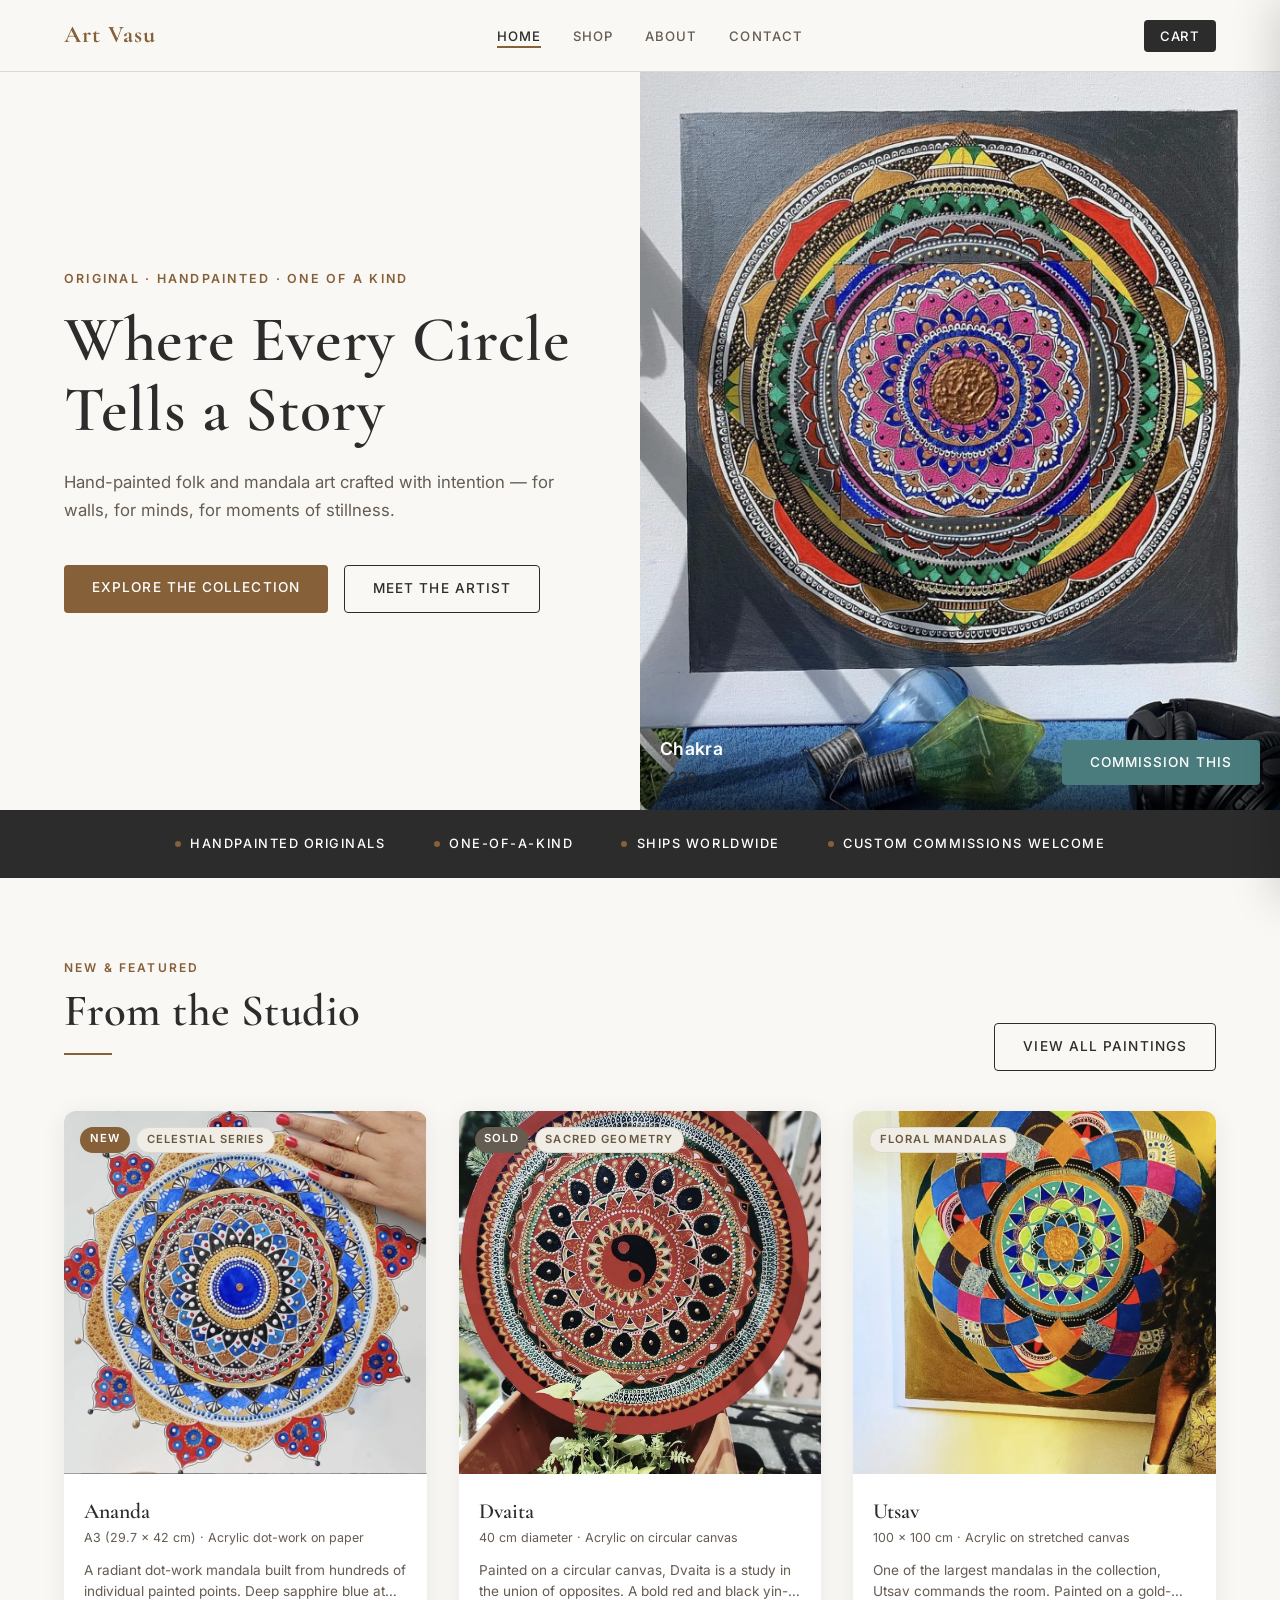
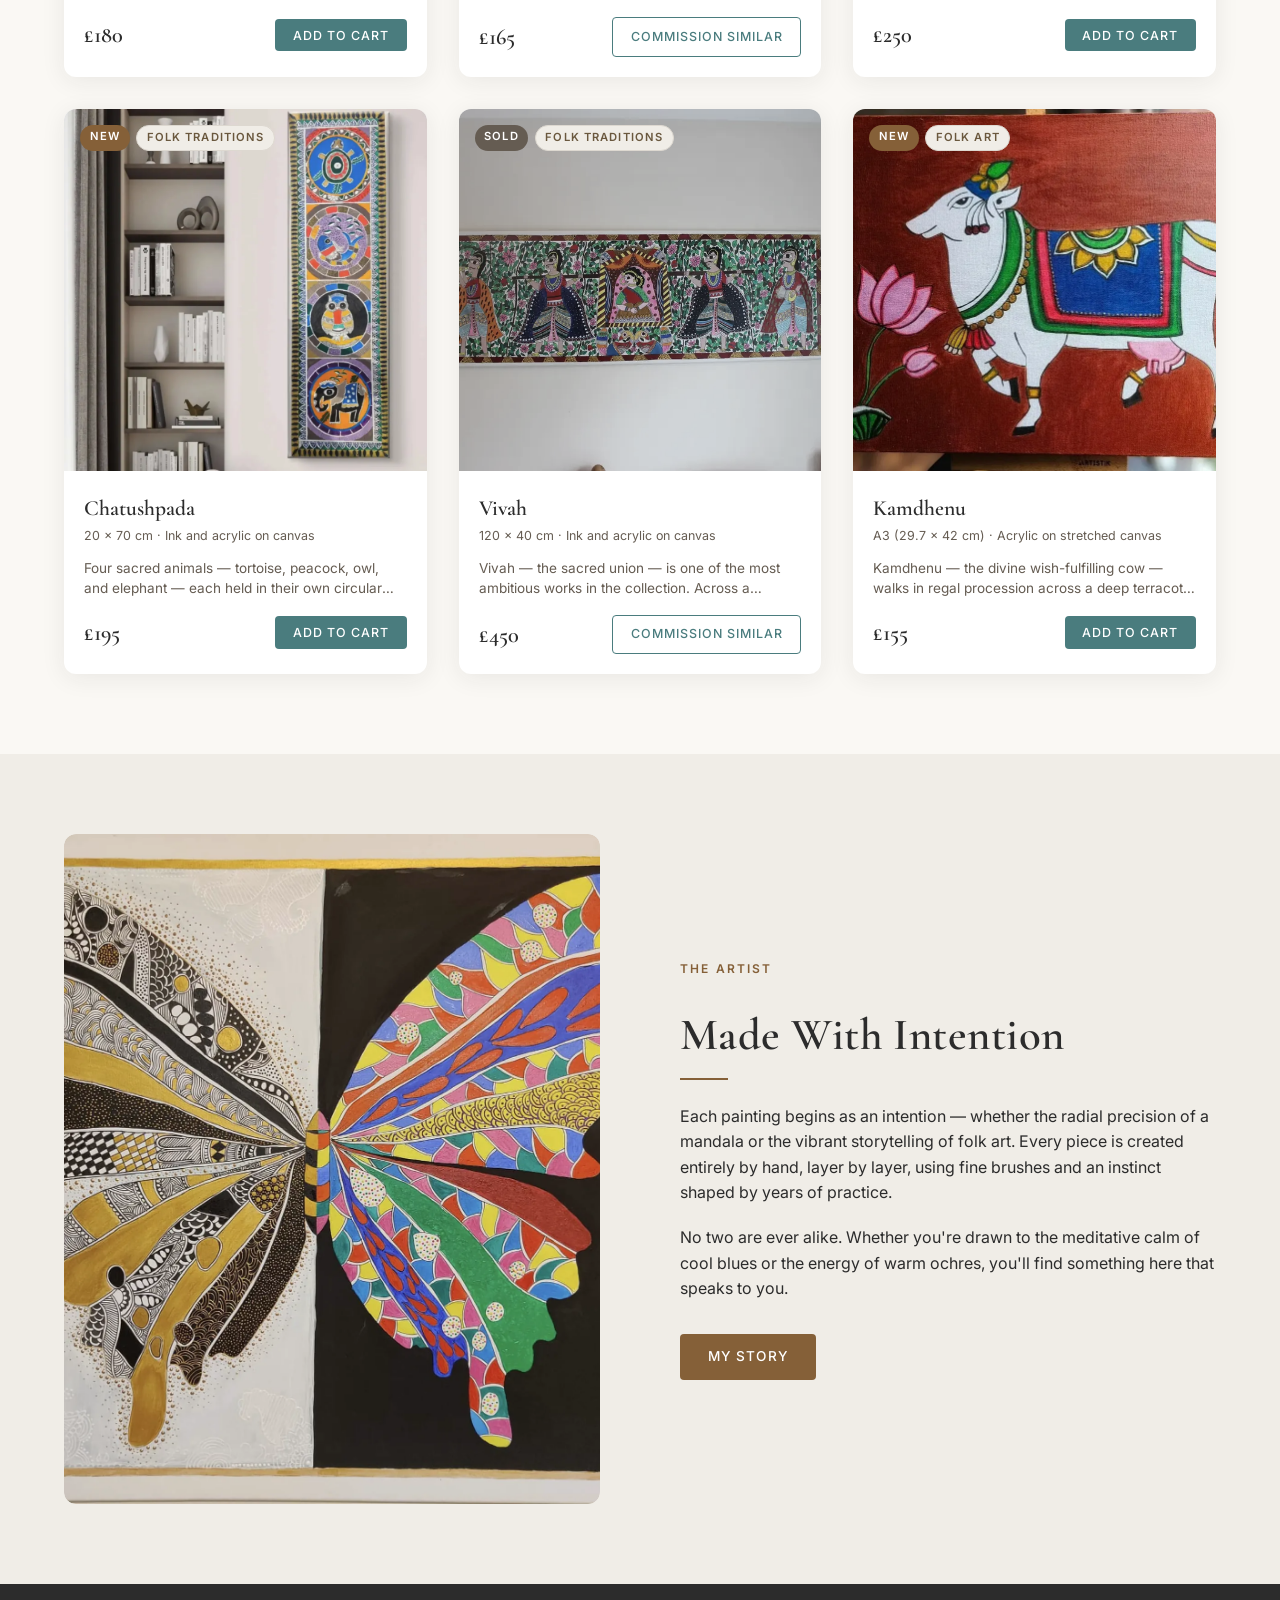
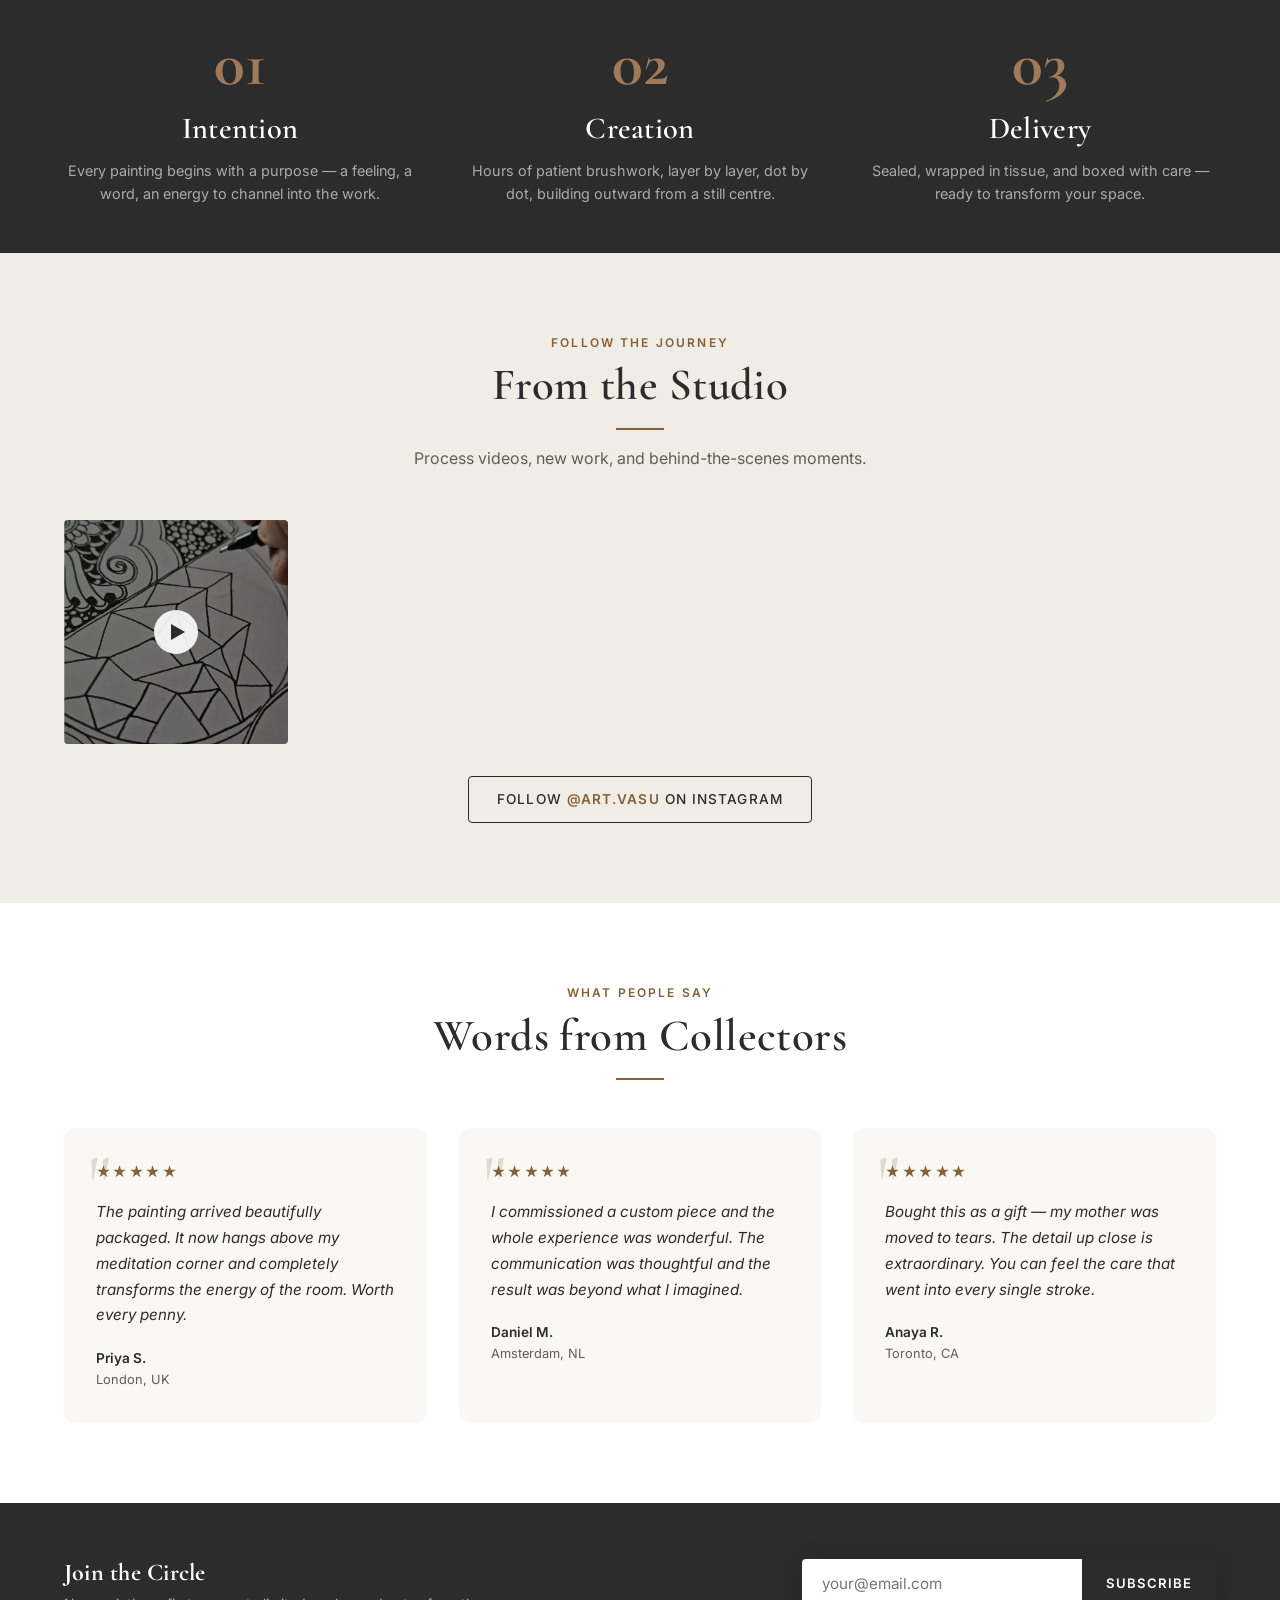
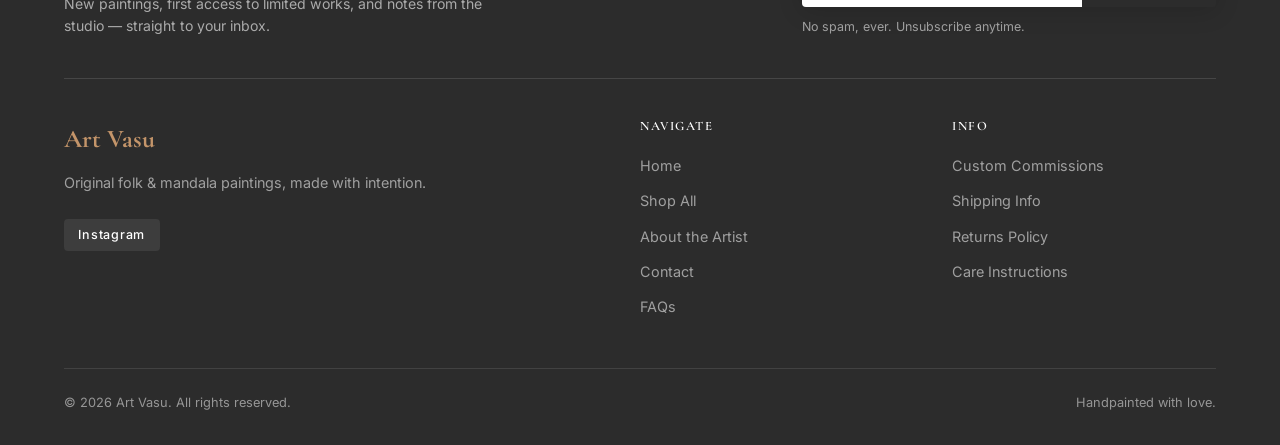
<file: index.html>
<!DOCTYPE html>
<html lang="en">
<head>
  <meta charset="UTF-8">
  <!-- Google Analytics (GA4) -->
  <script async src="https://www.googletagmanager.com/gtag/js?id=G-ZEGNK92KSB"></script>
  <script>
    window.dataLayer = window.dataLayer || [];
    function gtag(){dataLayer.push(arguments);}
    gtag('js', new Date());
    gtag('config', 'G-ZEGNK92KSB');
  </script>
  <meta name="viewport" content="width=device-width, initial-scale=1.0">
  <link rel="icon" type="image/svg+xml" href="favicon.svg">
  <title>Art Vasu — Hand-Painted Folk & Mandala Art</title>
  <meta name="description" content="Original hand-painted folk and mandala paintings by Vasu. One-of-a-kind art for your home. Ships worldwide.">
  <link rel="canonical" href="https://artvasu.com/">
  <meta property="og:type" content="website">
  <meta property="og:site_name" content="Art Vasu">
  <meta property="og:title" content="Art Vasu — Hand-Painted Folk & Mandala Art">
  <meta property="og:description" content="Original hand-painted folk and mandala paintings by Vasu. One-of-a-kind art for your home. Ships worldwide.">
  <meta property="og:url" content="https://artvasu.com/">
  <meta property="og:image" content="https://artvasu.com/images/screenshot-2026-04-28-at-23.25.29.webp">
  <meta name="twitter:card" content="summary_large_image">
  <meta name="twitter:title" content="Art Vasu — Hand-Painted Folk & Mandala Art">
  <meta name="twitter:description" content="Original hand-painted folk and mandala paintings by Vasu. One-of-a-kind art for your home. Ships worldwide.">
  <meta name="twitter:image" content="https://artvasu.com/images/screenshot-2026-04-28-at-23.25.29.webp">
  <link rel="preconnect" href="https://fonts.googleapis.com">
  <link rel="preconnect" href="https://fonts.gstatic.com" crossorigin>
  <link rel="preload" as="style" href="https://fonts.googleapis.com/css2?family=Cormorant+Garamond:ital,wght@0,400;0,600;0,700;1,400;1,600&family=Inter:wght@400;500;600&display=swap" id="font-preload">
  <script>
    // Load the Google Fonts stylesheet without blocking first paint.
    document.getElementById('font-preload').addEventListener('load', function() { this.rel = 'stylesheet'; });
  </script>
  <noscript><link href="https://fonts.googleapis.com/css2?family=Cormorant+Garamond:ital,wght@0,400;0,600;0,700;1,400;1,600&family=Inter:wght@400;500;600&display=swap" rel="stylesheet"></noscript>
  <link rel="stylesheet" href="css/styles.css">
  <!-- Hero image is set via CMS (data/home.json hero_image) — update this hint if that changes -->
  <link rel="preload" as="image" href="images/screenshot-2026-04-28-at-23.25.29.webp" fetchpriority="high">
  <script type="application/ld+json">
  {
    "@context": "https://schema.org/",
    "@type": "Organization",
    "name": "Art Vasu",
    "url": "https://artvasu.com/",
    "logo": "https://artvasu.com/favicon.svg",
    "sameAs": ["https://www.instagram.com/art.vasu/"]
  }
  </script>
</head>
<body>

<!-- ─── NAVIGATION ─────────────────────────────────────────── -->
<nav class="nav">
  <div class="nav__inner">
    <a href="index.html" class="nav__logo"><span>Art Vasu</span></a>
    <ul class="nav__links">
      <li><a href="index.html">Home</a></li>
      <li><a href="shop.html">Shop</a></li>
      <li><a href="about.html">About</a></li>
      <li><a href="contact.html">Contact</a></li>
    </ul>
    <div class="nav__actions">
      <button class="nav__cart-btn">
        <span>Cart</span>
        <span class="cart-count" data-count="0">0</span>
      </button>
      <button class="nav__burger" aria-label="Menu">
        <span></span><span></span><span></span>
      </button>
    </div>
  </div>
</nav>

<!-- Mobile nav -->
<div class="nav__mobile">
  <a href="index.html">Home</a>
  <a href="shop.html">Shop</a>
  <a href="about.html">About</a>
  <a href="contact.html">Contact</a>
  <button class="btn btn-teal" style="margin-top:1rem" onclick="document.querySelector('.nav__mobile').classList.remove('open');document.querySelector('.nav__cart-btn').click()">View Cart</button>
</div>

<main class="page-content">

  <!-- ─── HERO ───────────────────────────────────────────────── -->
  <section class="hero">
    <div class="hero__text">
      <p class="hero__eyebrow" id="hero-eyebrow">Original · Handpainted · One of a Kind</p>
      <h1 class="hero__title" id="hero-title">Where Every Circle Tells a Story</h1>
      <p class="hero__subtitle" id="hero-subtitle">Hand-painted folk and mandala art crafted with intention — for walls, for minds, for moments of stillness.</p>
      <div class="hero__ctas">
        <a href="shop.html" class="btn btn-primary">Explore the Collection</a>
        <a href="about.html" class="btn btn-secondary">Meet the Artist</a>
      </div>
    </div>
    <div class="hero__image">
      <div class="hero__painting"></div>
    </div>
  </section>

  <!-- ─── VALUE STRIP ─────────────────────────────────────────── -->
  <div class="value-strip">
    <div class="container">
      <div class="value-strip__inner" id="value-strip-inner">
        <div class="value-item"><div class="value-item__dot"></div>Handpainted Originals</div>
        <div class="value-item"><div class="value-item__dot"></div>One-of-a-Kind</div>
        <div class="value-item"><div class="value-item__dot"></div>Ships Worldwide</div>
        <div class="value-item"><div class="value-item__dot"></div>Custom Commissions Welcome</div>
      </div>
    </div>
  </div>

  <!-- ─── FEATURED PAINTINGS ──────────────────────────────────── -->
  <section class="section featured">
    <div class="container">
      <div class="section-header">
        <div class="section-header__left">
          <p class="section-header__label" id="featured-label">New &amp; Featured</p>
          <h2 id="featured-heading">From the Studio</h2>
          <div class="divider"></div>
        </div>
        <a href="shop.html" class="btn btn-secondary">View All Paintings</a>
      </div>
      <div class="paintings-grid" id="featured-grid">
        <!-- Rendered by JS -->
        <div style="color:var(--text-muted);font-size:0.9rem;padding:2rem 0;">Loading paintings…</div>
      </div>
    </div>
  </section>

  <!-- ─── ABOUT SNIPPET ────────────────────────────────────────── -->
  <section class="section about-snippet">
    <div class="container">
      <div class="about-snippet__inner">
        <div class="about-snippet__image" id="about-photo-wrap">
          <div class="about-snippet__img-placeholder">
            [ Your photo here ]
          </div>
        </div>
        <div class="about-snippet__text">
          <div class="section-header">
            <p class="section-header__label">The Artist</p>
            <h2 id="about-heading">Made With Intention</h2>
            <div class="divider"></div>
          </div>
          <p id="about-body-1">Each painting begins as an intention — whether the radial precision of a mandala or the vibrant storytelling of folk art. Every piece is created entirely by hand, layer by layer, using fine brushes and an instinct shaped by years of practice.</p>
          <p id="about-body-2">No two are ever alike. Whether you're drawn to the meditative calm of cool blues or the energy of warm ochres, you'll find something here that speaks to you.</p>
          <a href="about.html" class="btn btn-primary">My Story</a>
        </div>
      </div>
    </div>
  </section>

  <!-- ─── PROCESS STRIP ───────────────────────────────────────── -->
  <section class="section--tight process-strip">
    <div class="container">
      <div class="process-strip__inner" id="process-strip-inner">
        <div class="process-step">
          <div class="process-step__number">01</div>
          <h3>Intention</h3>
          <p>Every painting begins with a purpose — a feeling, a word, an energy to channel into the work.</p>
        </div>
        <div class="process-step">
          <div class="process-step__number">02</div>
          <h3>Creation</h3>
          <p>Hours of patient brushwork, layer by layer, dot by dot, building outward from a still centre.</p>
        </div>
        <div class="process-step">
          <div class="process-step__number">03</div>
          <h3>Delivery</h3>
          <p>Sealed, wrapped in tissue, and boxed with care — ready to transform your space.</p>
        </div>
      </div>
    </div>
  </section>

  <!-- ─── INSTAGRAM STRIP ──────────────────────────────────────── -->
  <section class="section instagram-strip">
    <div class="container">
      <div class="section-header text-center">
        <p class="section-header__label" id="instagram-label">Follow the Journey</p>
        <h2 id="instagram-heading">From the Studio</h2>
        <div class="divider divider--center"></div>
        <p class="text-muted" id="instagram-subtitle">Process videos, new work, and behind-the-scenes moments.</p>
      </div>
      <div class="instagram-grid" id="instagram-grid">
        <!-- Rendered by JS -->
      </div>
      <div class="instagram-strip__cta">
        <a href="https://www.instagram.com/art.vasu/" target="_blank" rel="noopener" class="btn btn-secondary">
          Follow <span class="instagram-strip__handle">@art.vasu</span> on Instagram
        </a>
      </div>
    </div>
  </section>

  <!-- ─── TESTIMONIALS ─────────────────────────────────────────── -->
  <section class="section testimonials">
    <div class="container">
      <div class="section-header text-center">
        <p class="section-header__label">What People Say</p>
        <h2>Words from Collectors</h2>
        <div class="divider divider--center"></div>
      </div>
      <div class="testimonials-grid" id="testimonials-grid">
        <div class="testimonial">
          <div class="testimonial__stars">★★★★★</div>
          <p class="testimonial__text">The painting arrived beautifully packaged. It now hangs above my meditation corner and completely transforms the energy of the room. Worth every penny.</p>
          <div class="testimonial__author">Priya S.</div>
          <div class="testimonial__location">London, UK</div>
        </div>
        <div class="testimonial">
          <div class="testimonial__stars">★★★★★</div>
          <p class="testimonial__text">I commissioned a custom piece and the whole experience was wonderful. The communication was thoughtful and the result was beyond what I imagined.</p>
          <div class="testimonial__author">Daniel M.</div>
          <div class="testimonial__location">Amsterdam, NL</div>
        </div>
        <div class="testimonial">
          <div class="testimonial__stars">★★★★★</div>
          <p class="testimonial__text">Bought this as a gift — my mother was moved to tears. The detail up close is extraordinary. You can feel the care that went into every single stroke.</p>
          <div class="testimonial__author">Anaya R.</div>
          <div class="testimonial__location">Toronto, CA</div>
        </div>
      </div>
    </div>
  </section>

</main><!-- /page-content -->

<!-- ─── FOOTER ───────────────────────────────────────────────── -->
<footer class="footer">
  <div class="container">
    <div class="footer__newsletter">
      <div class="footer__newsletter-text">
        <h3 id="newsletter-heading">Join the Circle</h3>
        <p id="newsletter-subtitle">New paintings, first access to limited works, and notes from the studio — straight to your inbox.</p>
      </div>
      <div>
        <form class="newsletter__form">
          <input type="email" class="newsletter__input" placeholder="your@email.com" required>
          <button type="submit" class="newsletter__btn">Subscribe</button>
        </form>
        <p class="newsletter__note">No spam, ever. Unsubscribe anytime.</p>
      </div>
    </div>
    <div class="footer__inner">
      <div>
        <div class="footer__brand-name"><span>Art Vasu</span></div>
        <p class="footer__tagline">Original folk & mandala paintings, made with intention.</p>
        <div class="footer__socials">
          <a href="https://www.instagram.com/art.vasu/" target="_blank" rel="noopener" class="footer__social-link">Instagram</a>
        </div>
      </div>
      <div class="footer__col">
        <h3>Navigate</h3>
        <ul>
          <li><a href="index.html">Home</a></li>
          <li><a href="shop.html">Shop All</a></li>
          <li><a href="about.html">About the Artist</a></li>
          <li><a href="contact.html">Contact</a></li>
          <li><a href="contact.html#faq">FAQs</a></li>
        </ul>
      </div>
      <div class="footer__col">
        <h3>Info</h3>
        <ul>
          <li><a href="contact.html">Custom Commissions</a></li>
          <li><a href="contact.html#faq">Shipping Info</a></li>
          <li><a href="contact.html#faq">Returns Policy</a></li>
          <li><a href="contact.html#faq">Care Instructions</a></li>
        </ul>
      </div>
    </div>
    <div class="footer__bottom">
      <span>© 2026 Art Vasu. All rights reserved.</span>
      <span>Handpainted with love.</span>
    </div>
  </div>
</footer>

<!-- ─── CART SIDEBAR ─────────────────────────────────────────── -->
<div class="cart-overlay"></div>
<aside class="cart-sidebar">
  <div class="cart-sidebar__header">
    <h2 class="cart-sidebar__title">Your Cart</h2>
    <button class="cart-close-btn">✕</button>
  </div>
  <div class="cart-items"></div>
  <div class="cart-sidebar__footer">
    <div class="cart-subtotal"><span>Subtotal</span><span>£0</span></div>
    <div class="cart-total">
      <span class="cart-total__label">Total</span>
      <span class="cart-total__amount">£0</span>
    </div>
    <select class="form-select cart-region" aria-label="Shipping region">
      <option value="uk">Ship to UK</option>
      <option value="europe">Ship to Europe</option>
      <option value="international">Ship internationally</option>
    </select>
    <button class="btn btn-teal cart-checkout-btn">
      Proceed to Checkout
    </button>
    <p class="cart-note">Shipping calculated at checkout · Secure payment</p>
  </div>
</aside>

<!-- ─── VIDEO MODAL ──────────────────────────────────────────── -->
<div class="video-modal" id="video-modal">
  <div class="video-modal__overlay" onclick="closeVideoModal()"></div>
  <div class="video-modal__content">
    <iframe id="video-modal-iframe" src="" frameborder="0" allow="autoplay; encrypted-media" allowfullscreen></iframe>
    <button class="video-modal__close" onclick="closeVideoModal()">✕</button>
  </div>
</div>

<script src="js/main.js"></script>
<script src="js/checkout.js"></script>
<script src="js/cms-loader.js"></script>
<script>
  // Load featured paintings on homepage
  async function loadFeatured() {
    try {
      const res = await fetch('data/paintings.json');
      const data = await res.json();
      const featured = data.paintings.filter(p => p.featured).slice(0, 6);
      const grid = document.getElementById('featured-grid');

      grid.innerHTML = featured.map(p => {
        const tags = [];
        if (p.new && p.available) tags.push(`<span class="tag tag--new">New</span>`);
        if (!p.available) tags.push(`<span class="tag tag--sold">Sold</span>`);
        tags.push(`<span class="tag tag--collection">${escapeHtml(p.collection)}</span>`);

        const imgEl = p.image
          ? `<img src="${escapeHtml(thumbSrc(p.image))}" srcset="${escapeHtml(thumbSrc(p.image))} 900w, ${escapeHtml(p.image)} 1600w" sizes="(max-width: 480px) 90vw, (max-width: 1024px) 45vw, 320px" alt="${escapeHtml(p.title)}" class="painting-card__img-photo" loading="lazy" decoding="async">`
          : `<div class="painting-card__img-bg" style="background:${escapeHtml(p.gradient)}"></div>`;

        const cartBtn = p.available
          ? `<button class="btn btn-teal painting-card__btn" onclick="addToCart(${JSON.stringify(p).replace(/"/g,'&quot;')})">Add to Cart</button>`
          : `<a href="contact.html?commission=${encodeURIComponent(p.title)}&collection=${encodeURIComponent(p.collection)}&size=${encodeURIComponent(p.size)}&medium=${encodeURIComponent(p.medium)}" class="btn btn-outline-teal painting-card__btn">Commission Similar</a>`;

        return `
          <div class="painting-card ${!p.available ? 'painting-card--sold' : ''}">
            <div class="painting-card__image">
              <a href="painting.html?id=${p.id}" class="painting-card__link">${imgEl}</a>
              <div class="painting-card__tags">${tags.join('')}</div>
            </div>
            <div class="painting-card__body">
              <a href="painting.html?id=${p.id}" class="painting-card__title-link">${escapeHtml(p.title)}</a>
              <div class="painting-card__meta">${escapeHtml(p.size)} · ${escapeHtml(p.medium)}</div>
              <div class="painting-card__inspiration">${escapeHtml(p.inspiration)}</div>
              <div class="painting-card__footer">
                <div class="painting-card__price">£${p.price}</div>
                ${cartBtn}
              </div>
            </div>
          </div>`;
      }).join('');
    } catch(e) {
      document.getElementById('featured-grid').innerHTML = '<p style="color:var(--text-muted)">Unable to load paintings.</p>';
    }
  }

  // Studio gallery — renders images and videos; falls back to gradient placeholders
  function renderStudioGallery(items) {
    const grid = document.getElementById('instagram-grid');
    if (!grid) return;

    if (!items || items.length === 0) {
      // Gradient placeholder fallback
      const gradients = [
        'radial-gradient(circle, #F4C97A, #C4956A, #4A7C7E)',
        'radial-gradient(circle, #e8f4f8, #4A7C7E, #2C2C2C)',
        'radial-gradient(circle, #fff3b0, #e8a000, #8B4513)',
        'radial-gradient(circle, #ffe4e8, #e8a0b0, #4a6741)',
        'radial-gradient(circle, #a8d8f0, #4a7cc8, #0a1a4a)',
      ];
      grid.innerHTML = gradients.map(g => `
        <a href="https://www.instagram.com/art.vasu/" target="_blank" rel="noopener" class="instagram-item">
          <div class="instagram-item__bg" style="background:${g}"></div>
        </a>`).join('');
      return;
    }

    grid.innerHTML = items.map(item => {
      const caption = item.caption
        ? `<div class="instagram-item__caption">${escapeHtml(item.caption)}</div>` : '';

      if (item.type === 'video') {
        const thumb = item.thumbnail
          ? `<img src="${escapeHtml(item.thumbnail)}" alt="${escapeHtml(item.caption || 'Video')}" class="instagram-item__img" loading="lazy" decoding="async">`
          : `<div class="instagram-item__bg" style="background:radial-gradient(circle,#4A7C7E,#2C2C2C)"></div>`;
        return `
          <div class="instagram-item instagram-item--video" onclick="openVideoModal(${JSON.stringify(item.url).replace(/"/g,'&quot;')})">
            ${thumb}
            <div class="instagram-item__play-overlay">
              <div class="instagram-item__play-icon"></div>
            </div>
            ${caption}
          </div>`;
      }

      return `
        <div class="instagram-item">
          <img src="${escapeHtml(item.url)}" alt="${escapeHtml(item.caption || '')}" class="instagram-item__img" loading="lazy" decoding="async">
          ${caption}
        </div>`;
    }).join('');
  }

  // Video modal
  function openVideoModal(embedUrl) {
    const modal = document.getElementById('video-modal');
    const iframe = document.getElementById('video-modal-iframe');
    if (!modal || !iframe) return;
    iframe.src = embedUrl + (embedUrl.includes('?') ? '&' : '?') + 'autoplay=1';
    modal.classList.add('open');
    document.body.style.overflow = 'hidden';
  }
  function closeVideoModal() {
    const modal = document.getElementById('video-modal');
    const iframe = document.getElementById('video-modal-iframe');
    if (modal) modal.classList.remove('open');
    if (iframe) iframe.src = '';
    document.body.style.overflow = '';
  }
  window.openVideoModal = openVideoModal;

  document.addEventListener('DOMContentLoaded', () => {
    loadFeatured();
    renderStudioGallery([]); // renders placeholders until home.json loads
  });
</script>
<script>
  fetch('data/home.json').then(r => r.json()).then(d => {
    // Hero
    document.getElementById('hero-eyebrow').textContent  = d.hero_eyebrow;
    document.getElementById('hero-title').textContent    = d.hero_title;
    document.getElementById('hero-subtitle').textContent = d.hero_subtitle;
    // Value strip
    if (d.value_strip) {
      document.getElementById('value-strip-inner').innerHTML =
        d.value_strip.map(item => `<div class="value-item"><div class="value-item__dot"></div>${escapeHtml(item)}</div>`).join('');
    }
    // Featured section header
    document.getElementById('featured-label').textContent   = d.featured_label;
    document.getElementById('featured-heading').textContent = d.featured_heading;
    // About snippet
    document.getElementById('about-heading').textContent = d.about_heading;
    document.getElementById('about-body-1').textContent  = d.about_body_1;
    document.getElementById('about-body-2').textContent  = d.about_body_2;
    if (d.about_photo) {
      document.getElementById('about-photo-wrap').innerHTML =
        `<img src="${escapeHtml(d.about_photo)}" alt="The Artist" style="width:100%;height:100%;object-fit:cover;border-radius:var(--radius-lg)" loading="lazy" decoding="async">`;
    }
    // Process strip
    if (d.process_steps) {
      document.getElementById('process-strip-inner').innerHTML =
        d.process_steps.map((s, i) => `
          <div class="process-step">
            <div class="process-step__number">${String(i + 1).padStart(2, '0')}</div>
            <h3>${escapeHtml(s.title)}</h3>
            <p>${escapeHtml(s.text)}</p>
          </div>`).join('');
    }
    // Hero image (if set)
    if (d.hero_image) {
      const heroWrap = document.querySelector('.hero__painting');
      if (heroWrap) {
        heroWrap.style.background = 'none';
        heroWrap.classList.add('hero__painting--has-image');
        // Build overlay if a painting is linked
        const overlayPromise = d.hero_painting_id
          ? fetch('data/paintings.json').then(r => r.json()).then(pd => pd.paintings.find(p => p.id === d.hero_painting_id))
          : Promise.resolve(null);
        overlayPromise.then(p => {
          const overlayHtml = p ? `
            <div class="hero__painting-overlay">
              <div class="hero__painting-overlay-info">
                <span class="hero__painting-overlay-title">${escapeHtml(p.title)}</span>
                <span class="hero__painting-overlay-price">£${p.price}</span>
              </div>
              ${p.available
                ? `<button class="btn btn-teal hero__painting-overlay-btn" onclick="addToCart(${JSON.stringify(p).replace(/"/g,'&quot;')})">Add to Cart</button>`
                : `<a href="contact.html?commission=${encodeURIComponent(p.title)}&collection=${encodeURIComponent(p.collection)}&size=${encodeURIComponent(p.size)}&medium=${encodeURIComponent(p.medium)}" class="btn btn-teal hero__painting-overlay-btn">Commission This</a>`}
            </div>` : '';
          heroWrap.innerHTML = `<img src="${escapeHtml(d.hero_image)}" alt="${escapeHtml(d.hero_title)}" fetchpriority="high" style="width:100%;height:100%;object-fit:cover;border-radius:inherit;">${overlayHtml}`;
        });
      }
    }
    // Instagram section
    document.getElementById('instagram-label').textContent    = d.instagram_label;
    document.getElementById('instagram-heading').textContent  = d.instagram_heading;
    document.getElementById('instagram-subtitle').textContent = d.instagram_subtitle;
    // Studio gallery
    renderStudioGallery(d.studio_gallery || []);
    // Testimonials
    if (d.testimonials) {
      document.getElementById('testimonials-grid').innerHTML =
        d.testimonials.map(t => `
          <div class="testimonial">
            <div class="testimonial__stars">★★★★★</div>
            <p class="testimonial__text">${escapeHtml(t.text)}</p>
            <div class="testimonial__author">${escapeHtml(t.author)}</div>
            <div class="testimonial__location">${escapeHtml(t.location)}</div>
          </div>`).join('');
    }
    // Newsletter
    document.getElementById('newsletter-heading').textContent  = d.newsletter_heading;
    document.getElementById('newsletter-subtitle').textContent = d.newsletter_subtitle;
  });
</script>
</body>
</html>
</file>
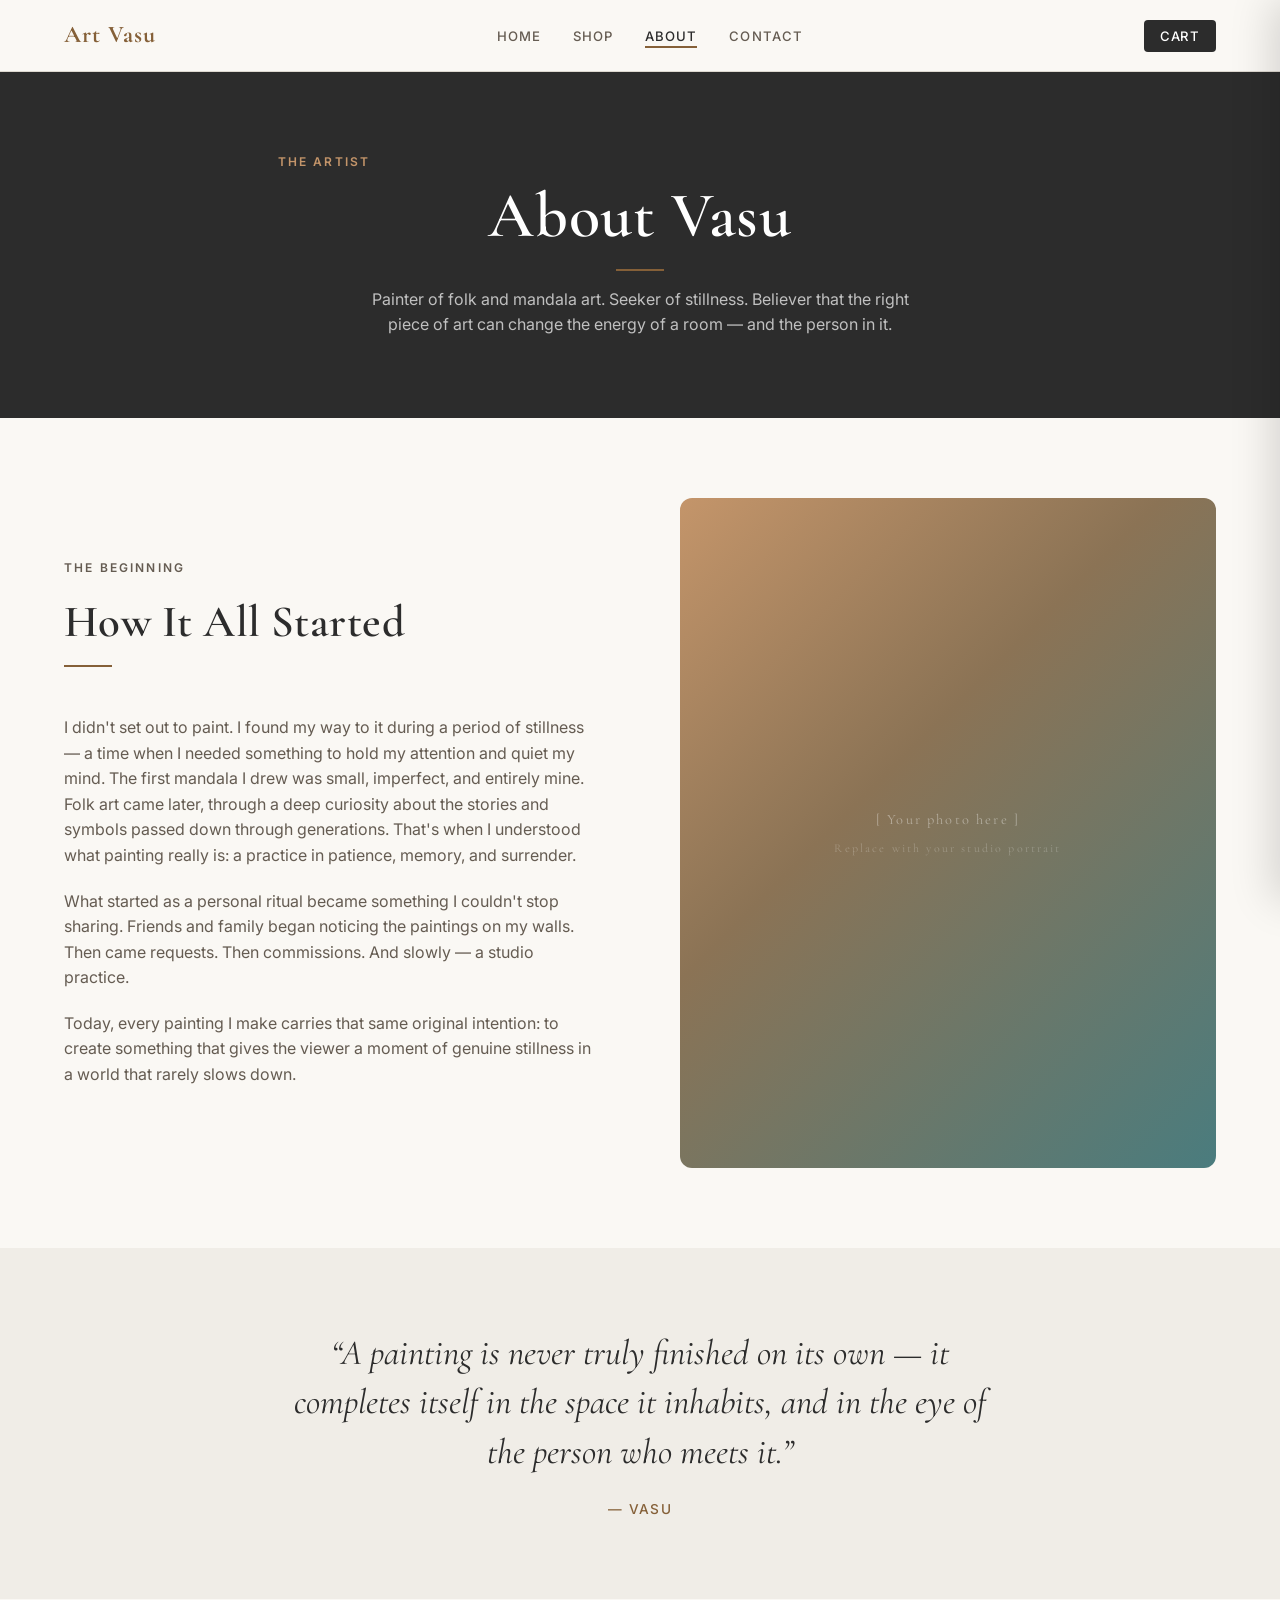
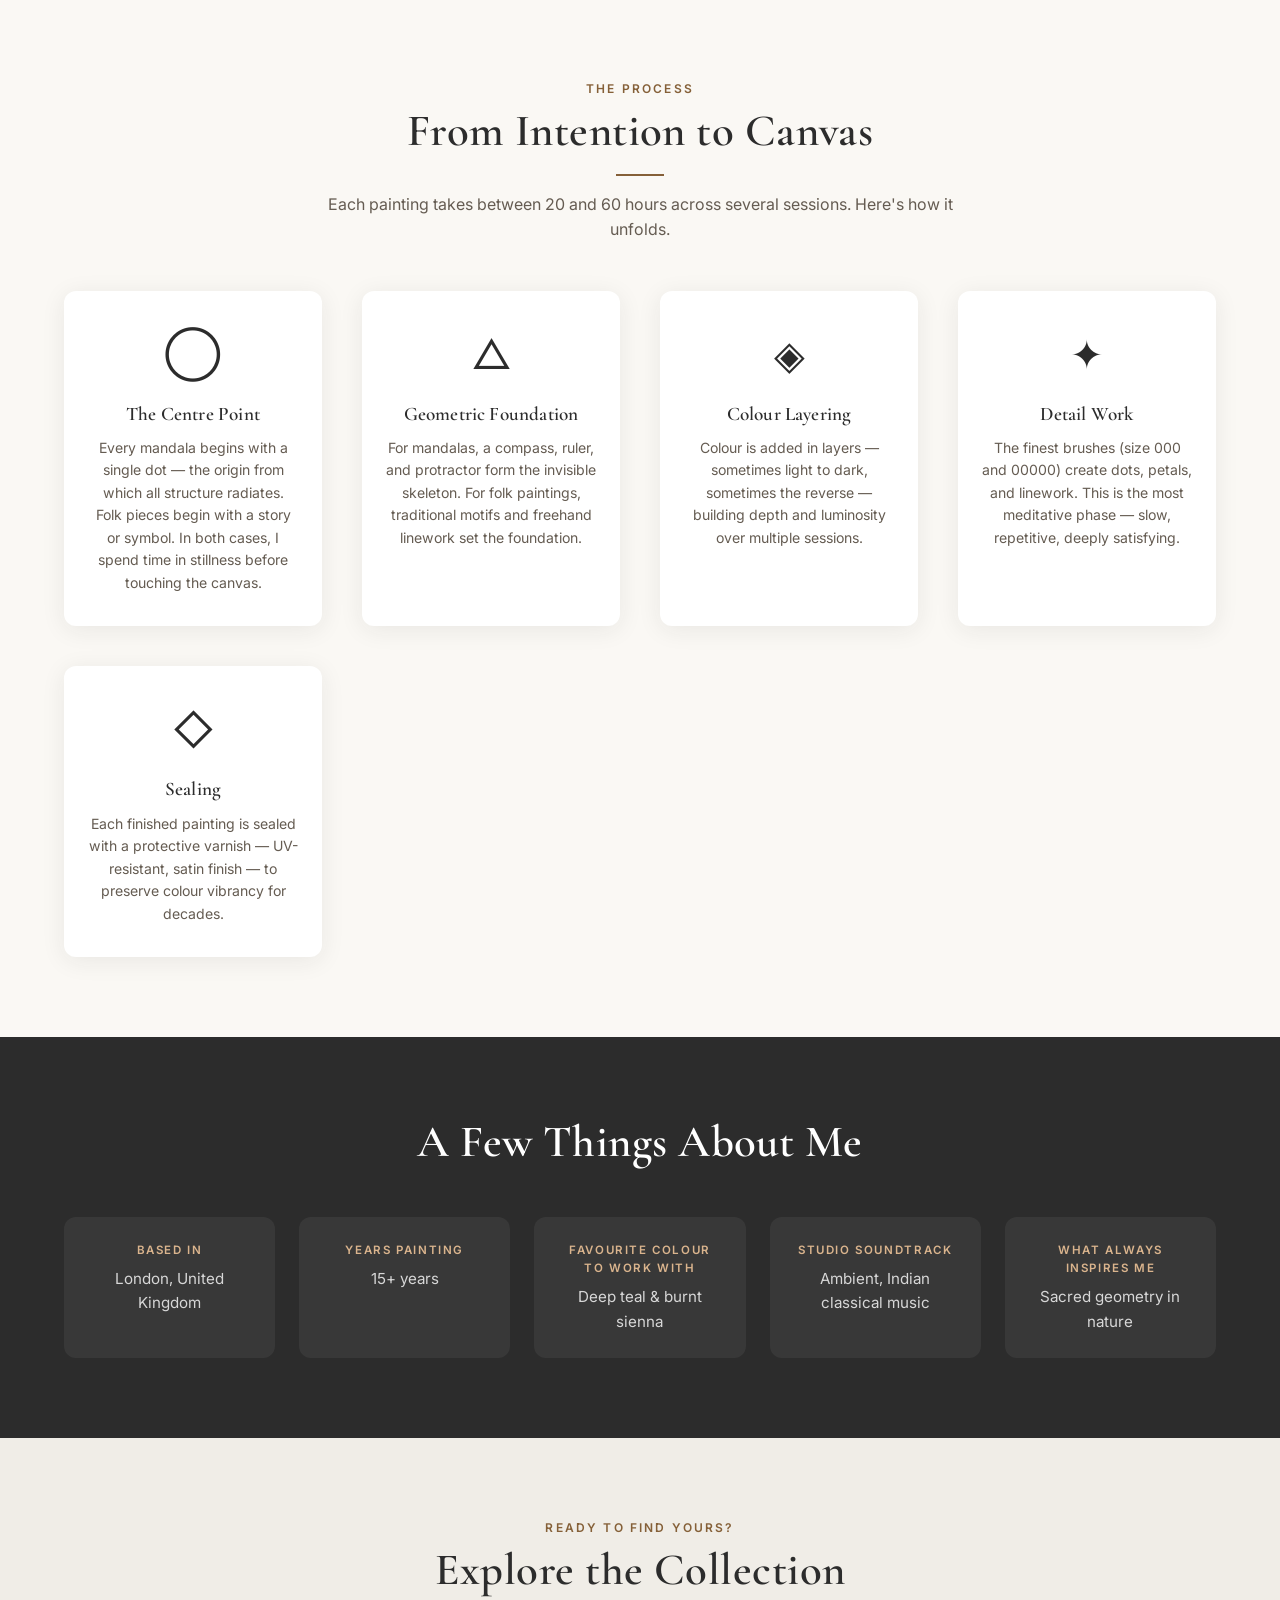
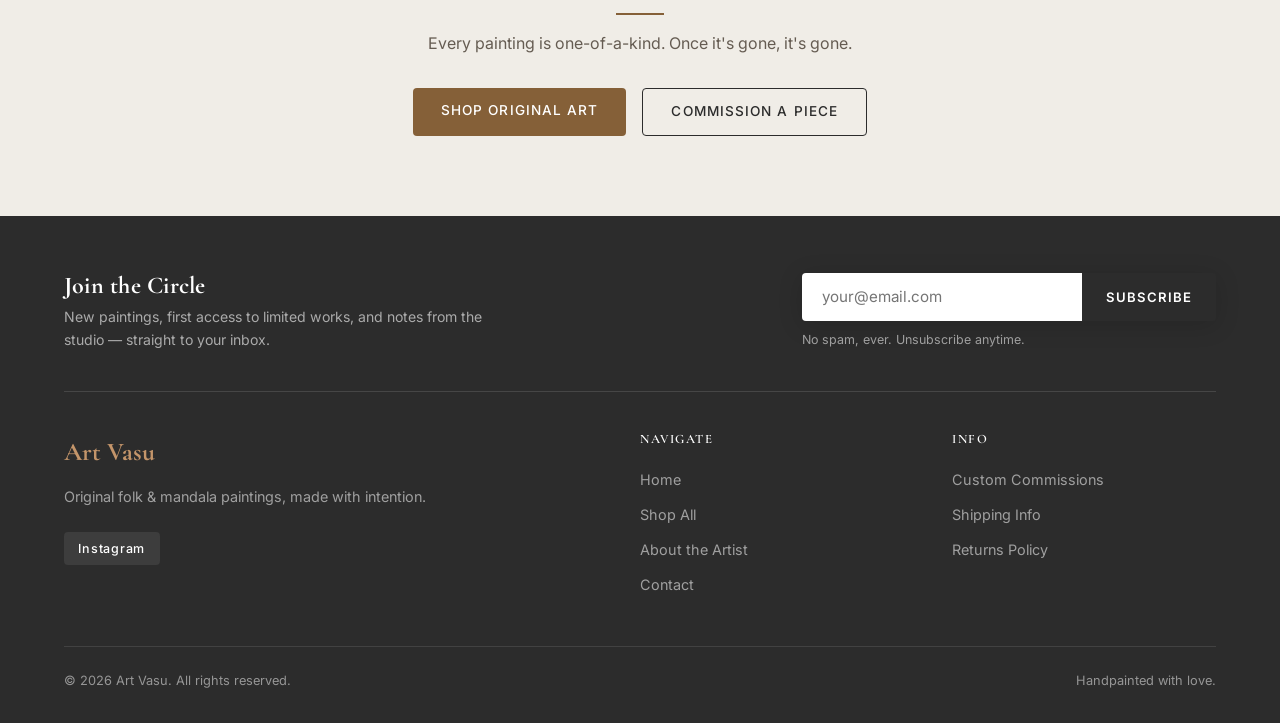
<file: about.html>
<!DOCTYPE html>
<html lang="en">
<head>
  <meta charset="UTF-8">
  <!-- Google Analytics (GA4) -->
  <script async src="https://www.googletagmanager.com/gtag/js?id=G-ZEGNK92KSB"></script>
  <script>
    window.dataLayer = window.dataLayer || [];
    function gtag(){dataLayer.push(arguments);}
    gtag('js', new Date());
    gtag('config', 'G-ZEGNK92KSB');
  </script>
  <meta name="viewport" content="width=device-width, initial-scale=1.0">
  <link rel="icon" type="image/svg+xml" href="favicon.svg">
  <title>About the Artist — Art Vasu</title>
  <meta name="description" content="Learn about Vasu — the artist behind the hand-painted folk and mandala paintings. Story, philosophy, and creative process.">
  <link rel="canonical" href="https://artvasu.com/about.html">
  <meta property="og:type" content="website">
  <meta property="og:site_name" content="Art Vasu">
  <meta property="og:title" content="About the Artist — Art Vasu">
  <meta property="og:description" content="Learn about Vasu — the artist behind the hand-painted folk and mandala paintings. Story, philosophy, and creative process.">
  <meta property="og:url" content="https://artvasu.com/about.html">
  <meta property="og:image" content="https://artvasu.com/images/screenshot-2026-04-28-at-23.25.29.webp">
  <meta name="twitter:card" content="summary_large_image">
  <meta name="twitter:title" content="About the Artist — Art Vasu">
  <meta name="twitter:description" content="Learn about Vasu — the artist behind the hand-painted folk and mandala paintings. Story, philosophy, and creative process.">
  <meta name="twitter:image" content="https://artvasu.com/images/screenshot-2026-04-28-at-23.25.29.webp">
  <link rel="preconnect" href="https://fonts.googleapis.com">
  <link rel="preconnect" href="https://fonts.gstatic.com" crossorigin>
  <link rel="preload" as="style" href="https://fonts.googleapis.com/css2?family=Cormorant+Garamond:ital,wght@0,400;0,600;0,700;1,400;1,600&family=Inter:wght@400;500;600&display=swap" id="font-preload">
  <script>
    // Load the Google Fonts stylesheet without blocking first paint.
    document.getElementById('font-preload').addEventListener('load', function() { this.rel = 'stylesheet'; });
  </script>
  <noscript><link href="https://fonts.googleapis.com/css2?family=Cormorant+Garamond:ital,wght@0,400;0,600;0,700;1,400;1,600&family=Inter:wght@400;500;600&display=swap" rel="stylesheet"></noscript>
  <link rel="stylesheet" href="css/styles.css">
</head>
<body>

<!-- ─── NAVIGATION ─────────────────────────────────────────── -->
<nav class="nav">
  <div class="nav__inner">
    <a href="index.html" class="nav__logo"><span>Art Vasu</span></a>
    <ul class="nav__links">
      <li><a href="index.html">Home</a></li>
      <li><a href="shop.html">Shop</a></li>
      <li><a href="about.html">About</a></li>
      <li><a href="contact.html">Contact</a></li>
    </ul>
    <div class="nav__actions">
      <button class="nav__cart-btn">
        <span>Cart</span>
        <span class="cart-count" data-count="0">0</span>
      </button>
      <button class="nav__burger" aria-label="Menu">
        <span></span><span></span><span></span>
      </button>
    </div>
  </div>
</nav>

<div class="nav__mobile">
  <a href="index.html">Home</a>
  <a href="shop.html">Shop</a>
  <a href="about.html">About</a>
  <a href="contact.html">Contact</a>
</div>

<main class="page-content">

  <!-- ─── ABOUT HERO ────────────────────────────────────────── -->
  <section class="about-hero">
    <div class="container">
      <p class="section-header__label" style="color:var(--terra-on-dark)">The Artist</p>
      <h1>About Vasu</h1>
      <div class="divider divider--center"></div>
      <p style="max-width:55ch;margin-inline:auto;color:rgba(255,255,255,0.7)">
        <span id="about-tagline">Painter of folk and mandala art. Seeker of stillness. Believer that the right piece of art can change the energy of a room — and the person in it.</span>
      </p>
    </div>
  </section>

  <!-- ─── STORY ─────────────────────────────────────────────── -->
  <section class="section">
    <div class="container">
      <div class="about-story__inner">
        <div class="about-story__text">
          <div class="section-header">
            <p class="section-header__label">The Beginning</p>
            <h2>How It All Started</h2>
            <div class="divider"></div>
          </div>
          <p id="story-p1">I didn't set out to paint. I found my way to it during a period of stillness — a time when I needed something to hold my attention and quiet my mind. The first mandala I drew was small, imperfect, and entirely mine. Folk art came later, through a deep curiosity about the stories and symbols passed down through generations. That's when I understood what painting really is: a practice in patience, memory, and surrender.</p>
          <p id="story-p2">What started as a personal ritual became something I couldn't stop sharing. Friends and family began noticing the paintings on my walls. Then came requests. Then commissions. And slowly — a studio practice.</p>
          <p id="story-p3">Today, every painting I make carries that same original intention: to create something that gives the viewer a moment of genuine stillness in a world that rarely slows down.</p>
        </div>
        <div class="about-photo" id="story-photo-wrap">
          <div class="about-photo-placeholder">
            <span>[ Your photo here ]</span>
            <span style="font-size:0.75rem;opacity:0.6">Replace with your studio portrait</span>
          </div>
        </div>
      </div>
    </div>
  </section>

  <!-- ─── PHILOSOPHY ────────────────────────────────────────── -->
  <section class="section about-philosophy">
    <div class="container">
      <blockquote>
        <span id="about-quote">"A painting is never truly finished on its own — it completes itself in the space it inhabits, and in the eye of the person who meets it."</span>
        <cite>— Vasu</cite>
      </blockquote>
    </div>
  </section>

  <!-- ─── PROCESS ───────────────────────────────────────────── -->
  <section class="section">
    <div class="container">
      <div class="section-header text-center">
        <p class="section-header__label">The Process</p>
        <h2>From Intention to Canvas</h2>
        <div class="divider divider--center"></div>
        <p class="text-muted" id="process-subtitle">Each painting takes between 20 and 60 hours across several sessions. Here's how it unfolds.</p>
      </div>
      <div class="process-steps" id="process-cards">
        <div class="process-card">
          <div class="process-card__icon">◯</div>
          <h3>The Centre Point</h3>
          <p>Every mandala begins with a single dot — the origin from which all structure radiates. Folk pieces begin with a story or symbol. In both cases, I spend time in stillness before touching the canvas.</p>
        </div>
        <div class="process-card">
          <div class="process-card__icon">△</div>
          <h3>Geometric Foundation</h3>
          <p>For mandalas, a compass, ruler, and protractor form the invisible skeleton. For folk paintings, traditional motifs and freehand linework set the foundation.</p>
        </div>
        <div class="process-card">
          <div class="process-card__icon">◈</div>
          <h3>Colour Layering</h3>
          <p>Colour is added in layers — sometimes light to dark, sometimes the reverse — building depth and luminosity over multiple sessions.</p>
        </div>
        <div class="process-card">
          <div class="process-card__icon">✦</div>
          <h3>Detail Work</h3>
          <p>The finest brushes (size 000 and 00000) create dots, petals, and linework. This is the most meditative phase — slow, repetitive, deeply satisfying.</p>
        </div>
        <div class="process-card">
          <div class="process-card__icon">◇</div>
          <h3>Sealing</h3>
          <p>Each finished painting is sealed with a protective varnish — UV-resistant, satin finish — to preserve colour vibrancy for decades.</p>
        </div>
      </div>
    </div>
  </section>

  <!-- ─── FACTS ──────────────────────────────────────────────── -->
  <section class="section about-facts">
    <div class="container">
      <h2>A Few Things About Me</h2>
      <div class="facts-grid" id="facts-grid">
        <div class="fact-item">
          <div class="fact-item__label">Based in</div>
          <div class="fact-item__value">India</div>
        </div>
        <div class="fact-item">
          <div class="fact-item__label">Years painting</div>
          <div class="fact-item__value">5+ years</div>
        </div>
        <div class="fact-item">
          <div class="fact-item__label">Favourite colour to work with</div>
          <div class="fact-item__value">Deep teal & burnt sienna</div>
        </div>
        <div class="fact-item">
          <div class="fact-item__label">Studio soundtrack</div>
          <div class="fact-item__value">Ambient, Indian classical music</div>
        </div>
        <div class="fact-item">
          <div class="fact-item__label">What always inspires me</div>
          <div class="fact-item__value">Sacred geometry in nature</div>
        </div>
      </div>
    </div>
  </section>

  <!-- ─── CTA ───────────────────────────────────────────────── -->
  <section class="section text-center" style="background:var(--bg-soft)">
    <div class="container">
      <p class="section-header__label" id="cta-label">Ready to find yours?</p>
      <h2 id="cta-heading">Explore the Collection</h2>
      <div class="divider divider--center"></div>
      <p class="text-muted" id="cta-subtitle">Every painting is one-of-a-kind. Once it's gone, it's gone.</p>
      <div style="display:flex;gap:1rem;justify-content:center;margin-top:2rem;flex-wrap:wrap">
        <a href="shop.html" class="btn btn-primary">Shop Original Art</a>
        <a href="contact.html" class="btn btn-secondary">Commission a Piece</a>
      </div>
    </div>
  </section>

</main>

<!-- ─── FOOTER ───────────────────────────────────────────────── -->
<footer class="footer">
  <div class="container">
    <div class="footer__newsletter">
      <div class="footer__newsletter-text">
        <h3>Join the Circle</h3>
        <p>New paintings, first access to limited works, and notes from the studio — straight to your inbox.</p>
      </div>
      <div>
        <form class="newsletter__form">
          <input type="email" class="newsletter__input" placeholder="your@email.com" required>
          <button type="submit" class="newsletter__btn">Subscribe</button>
        </form>
        <p class="newsletter__note">No spam, ever. Unsubscribe anytime.</p>
      </div>
    </div>
    <div class="footer__inner">
      <div>
        <div class="footer__brand-name"><span>Art Vasu</span></div>
        <p class="footer__tagline">Original folk & mandala paintings, made with intention.</p>
        <div class="footer__socials">
          <a href="https://www.instagram.com/art.vasu/" target="_blank" rel="noopener" class="footer__social-link">Instagram</a>
        </div>
      </div>
      <div class="footer__col">
        <h3>Navigate</h3>
        <ul>
          <li><a href="index.html">Home</a></li>
          <li><a href="shop.html">Shop All</a></li>
          <li><a href="about.html">About the Artist</a></li>
          <li><a href="contact.html">Contact</a></li>
        </ul>
      </div>
      <div class="footer__col">
        <h3>Info</h3>
        <ul>
          <li><a href="contact.html">Custom Commissions</a></li>
          <li><a href="contact.html#faq">Shipping Info</a></li>
          <li><a href="contact.html#faq">Returns Policy</a></li>
        </ul>
      </div>
    </div>
    <div class="footer__bottom">
      <span>© 2026 Art Vasu. All rights reserved.</span>
      <span>Handpainted with love.</span>
    </div>
  </div>
</footer>

<!-- ─── CART SIDEBAR ─────────────────────────────────────────── -->
<div class="cart-overlay"></div>
<aside class="cart-sidebar">
  <div class="cart-sidebar__header">
    <h2 class="cart-sidebar__title">Your Cart</h2>
    <button class="cart-close-btn">✕</button>
  </div>
  <div class="cart-items"></div>
  <div class="cart-sidebar__footer">
    <div class="cart-subtotal"><span>Subtotal</span><span>£0</span></div>
    <div class="cart-total">
      <span class="cart-total__label">Total</span>
      <span class="cart-total__amount">£0</span>
    </div>
    <select class="form-select cart-region" aria-label="Shipping region">
      <option value="uk">Ship to UK</option>
      <option value="europe">Ship to Europe</option>
      <option value="international">Ship internationally</option>
    </select>
    <button class="btn btn-teal cart-checkout-btn">
      Proceed to Checkout
    </button>
    <p class="cart-note">Shipping calculated at checkout · Secure payment</p>
  </div>
</aside>

<script src="js/main.js"></script>
<script src="js/checkout.js"></script>
<script src="js/cms-loader.js"></script>
<script>
  fetch('data/about.json').then(r => r.json()).then(d => {
    // Hero & story
    document.getElementById('about-tagline').textContent = d.tagline;
    document.getElementById('story-p1').textContent      = d.story_p1;
    document.getElementById('story-p2').textContent      = d.story_p2;
    document.getElementById('story-p3').textContent      = d.story_p3;
    document.getElementById('about-quote').textContent   = '\u201c' + d.quote + '\u201d';
    // Story photo
    if (d.story_photo) {
      document.getElementById('story-photo-wrap').innerHTML =
        `<img src="${escapeHtml(d.story_photo)}" alt="Studio portrait" style="width:100%;height:100%;object-fit:cover;border-radius:var(--radius-lg)">`;
    }
    // Process
    document.getElementById('process-subtitle').textContent = d.process_subtitle;
    if (d.process_cards) {
      document.getElementById('process-cards').innerHTML =
        d.process_cards.map(c => `
          <div class="process-card">
            <div class="process-card__icon">${escapeHtml(c.icon)}</div>
            <h3>${escapeHtml(c.title)}</h3>
            <p>${escapeHtml(c.text)}</p>
          </div>`).join('');
    }
    // Facts
    if (d.facts) {
      document.getElementById('facts-grid').innerHTML =
        d.facts.map(f => `
          <div class="fact-item">
            <div class="fact-item__label">${escapeHtml(f.label)}</div>
            <div class="fact-item__value">${escapeHtml(f.value)}</div>
          </div>`).join('');
    }
    // CTA
    document.getElementById('cta-label').textContent   = d.cta_label;
    document.getElementById('cta-heading').textContent = d.cta_heading;
    document.getElementById('cta-subtitle').textContent = d.cta_subtitle;
  });
</script>
</body>
</html>
</file>
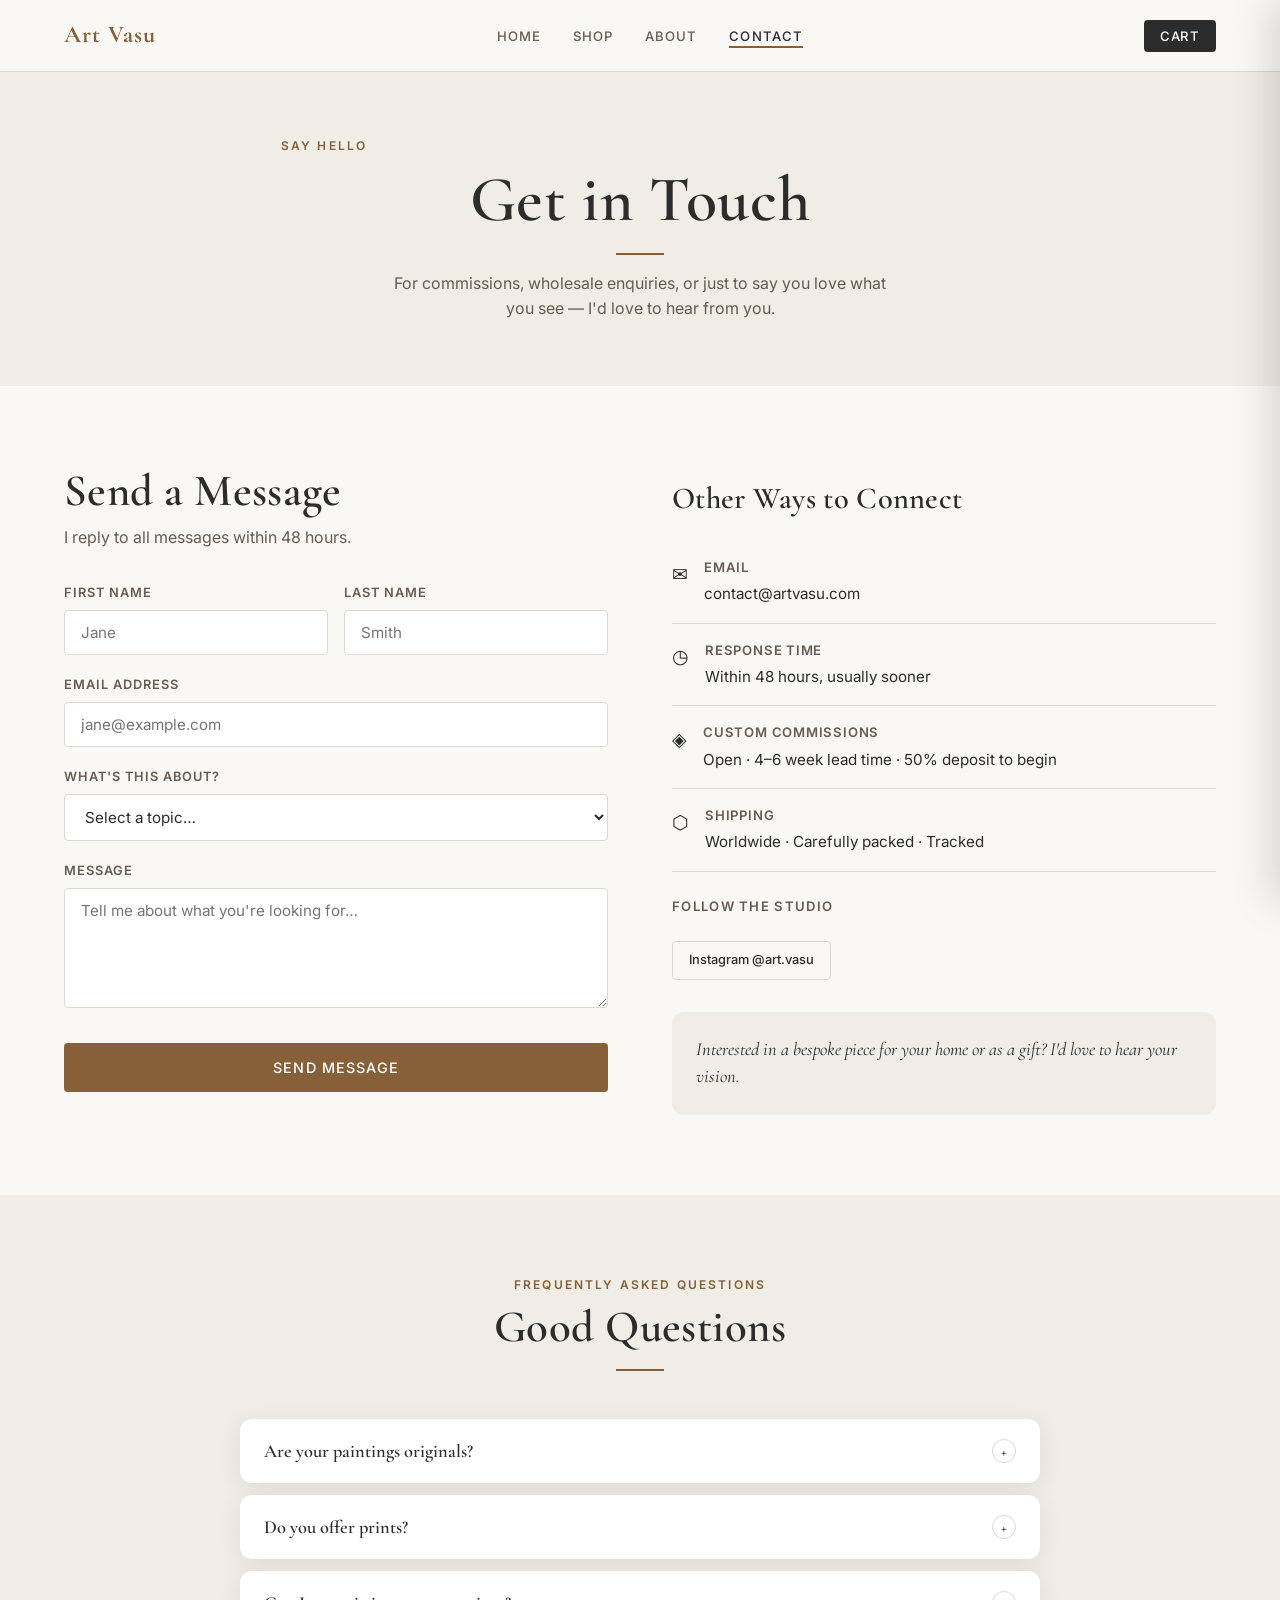
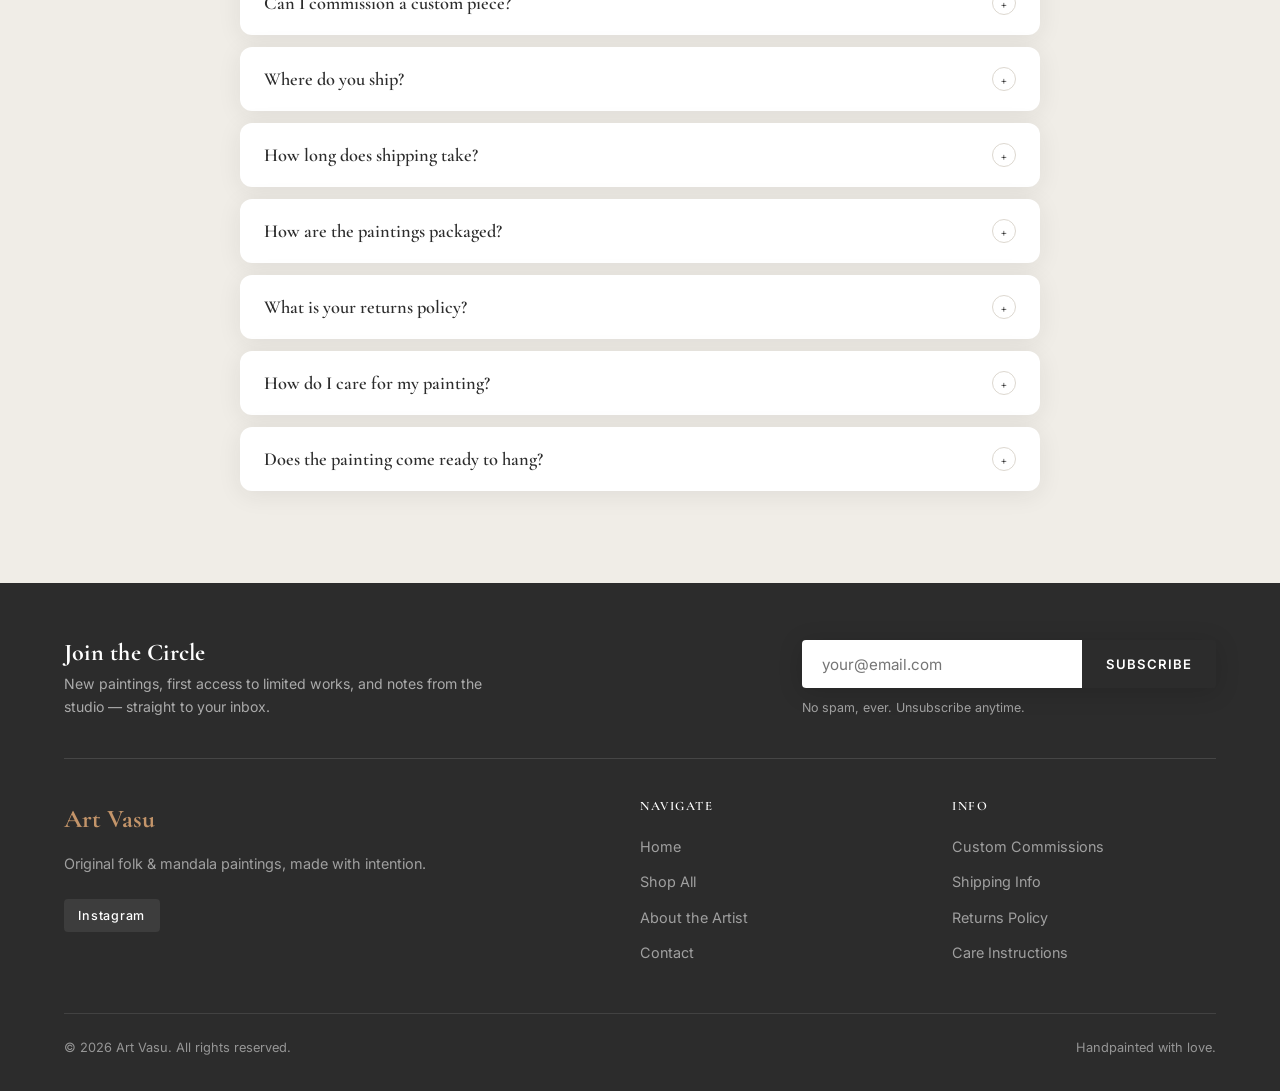
<file: contact.html>
<!DOCTYPE html>
<html lang="en">
<head>
  <meta charset="UTF-8">
  <!-- Google Analytics (GA4) -->
  <script async src="https://www.googletagmanager.com/gtag/js?id=G-ZEGNK92KSB"></script>
  <script>
    window.dataLayer = window.dataLayer || [];
    function gtag(){dataLayer.push(arguments);}
    gtag('js', new Date());
    gtag('config', 'G-ZEGNK92KSB');
  </script>
  <meta name="viewport" content="width=device-width, initial-scale=1.0">
  <link rel="icon" type="image/svg+xml" href="favicon.svg">
  <title>Contact & FAQ — Art Vasu</title>
  <meta name="description" content="Get in touch for commissions, enquiries, or orders. FAQ covering shipping, returns, and custom orders.">
  <link rel="canonical" href="https://artvasu.com/contact.html">
  <meta property="og:type" content="website">
  <meta property="og:site_name" content="Art Vasu">
  <meta property="og:title" content="Contact & FAQ — Art Vasu">
  <meta property="og:description" content="Get in touch for commissions, enquiries, or orders. FAQ covering shipping, returns, and custom orders.">
  <meta property="og:url" content="https://artvasu.com/contact.html">
  <meta property="og:image" content="https://artvasu.com/images/screenshot-2026-04-28-at-23.25.29.webp">
  <meta name="twitter:card" content="summary_large_image">
  <meta name="twitter:title" content="Contact & FAQ — Art Vasu">
  <meta name="twitter:description" content="Get in touch for commissions, enquiries, or orders. FAQ covering shipping, returns, and custom orders.">
  <meta name="twitter:image" content="https://artvasu.com/images/screenshot-2026-04-28-at-23.25.29.webp">
  <link rel="preconnect" href="https://fonts.googleapis.com">
  <link rel="preconnect" href="https://fonts.gstatic.com" crossorigin>
  <link rel="preload" as="style" href="https://fonts.googleapis.com/css2?family=Cormorant+Garamond:ital,wght@0,400;0,600;0,700;1,400;1,600&family=Inter:wght@400;500;600&display=swap" id="font-preload">
  <script>
    // Load the Google Fonts stylesheet without blocking first paint.
    document.getElementById('font-preload').addEventListener('load', function() { this.rel = 'stylesheet'; });
  </script>
  <noscript><link href="https://fonts.googleapis.com/css2?family=Cormorant+Garamond:ital,wght@0,400;0,600;0,700;1,400;1,600&family=Inter:wght@400;500;600&display=swap" rel="stylesheet"></noscript>
  <link rel="stylesheet" href="css/styles.css">
</head>
<body>

<!-- ─── NAVIGATION ─────────────────────────────────────────── -->
<nav class="nav">
  <div class="nav__inner">
    <a href="index.html" class="nav__logo"><span>Art Vasu</span></a>
    <ul class="nav__links">
      <li><a href="index.html">Home</a></li>
      <li><a href="shop.html">Shop</a></li>
      <li><a href="about.html">About</a></li>
      <li><a href="contact.html">Contact</a></li>
    </ul>
    <div class="nav__actions">
      <button class="nav__cart-btn">
        <span>Cart</span>
        <span class="cart-count" data-count="0">0</span>
      </button>
      <button class="nav__burger" aria-label="Menu">
        <span></span><span></span><span></span>
      </button>
    </div>
  </div>
</nav>

<div class="nav__mobile">
  <a href="index.html">Home</a>
  <a href="shop.html">Shop</a>
  <a href="about.html">About</a>
  <a href="contact.html">Contact</a>
</div>

<main class="page-content">

  <!-- ─── CONTACT HERO ──────────────────────────────────────── -->
  <section class="contact-hero">
    <div class="container">
      <p class="section-header__label" id="contact-hero-label">Say Hello</p>
      <h1 id="contact-hero-title">Get in Touch</h1>
      <div class="divider divider--center"></div>
      <p class="text-muted" id="contact-hero-subtitle" style="max-width:50ch;margin-inline:auto">For commissions, wholesale enquiries, or just to say you love what you see — I'd love to hear from you.</p>
    </div>
  </section>

  <!-- ─── CONTACT LAYOUT ────────────────────────────────────── -->
  <section class="section">
    <div class="container">
      <div class="contact-layout">

        <!-- Form -->
        <div class="contact-form-section">
          <h2 id="form-heading">Send a Message</h2>
          <p id="form-intro">I reply to all messages within 48 hours.</p>
          <form id="contact-form" novalidate>
            <input type="hidden" name="access_key" value="5453a66e-244e-463a-84cb-039404a34187">
            <input type="hidden" name="subject" value="New enquiry from artvasu.com">
            <input type="hidden" name="from_name" value="Art Vasu Website">
            <div style="display:grid;grid-template-columns:1fr 1fr;gap:1rem">
              <div class="form-group">
                <label class="form-label" for="first-name">First Name</label>
                <input class="form-input" type="text" id="first-name" placeholder="Jane" required>
              </div>
              <div class="form-group">
                <label class="form-label" for="last-name">Last Name</label>
                <input class="form-input" type="text" id="last-name" placeholder="Smith">
              </div>
            </div>
            <div class="form-group">
              <label class="form-label" for="email">Email Address</label>
              <input class="form-input" type="email" id="email" placeholder="jane@example.com" required>
            </div>
            <div class="form-group">
              <label class="form-label" for="subject">What's this about?</label>
              <select class="form-select" id="subject">
                <option value="">Select a topic…</option>
                <option value="general">General Enquiry</option>
                <option value="commission">Custom Commission</option>
                <option value="order">Order / Shipping Question</option>
                <option value="wholesale">Wholesale / Gallery</option>
                <option value="press">Press / Collaboration</option>
              </select>
            </div>
            <div class="form-group">
              <label class="form-label" for="message">Message</label>
              <textarea class="form-textarea" id="message" placeholder="Tell me about what you're looking for…" required></textarea>
            </div>
            <button type="submit" class="btn btn-primary form-submit">Send Message</button>
          </form>
        </div>

        <!-- Info -->
        <div class="contact-info">
          <h3>Other Ways to Connect</h3>

          <div class="contact-detail">
            <div class="contact-detail__icon">✉</div>
            <div class="contact-detail__text">
              <strong>Email</strong>
              <span id="contact-email">hello@artbyvasu.com</span>
            </div>
          </div>

          <div class="contact-detail">
            <div class="contact-detail__icon">◷</div>
            <div class="contact-detail__text">
              <strong>Response Time</strong>
              <span id="response-time">Within 48 hours, usually sooner</span>
            </div>
          </div>

          <div class="contact-detail">
            <div class="contact-detail__icon">◈</div>
            <div class="contact-detail__text">
              <strong>Custom Commissions</strong>
              <span id="commission-status">Open · 4–6 week lead time · 50% deposit to begin</span>
            </div>
          </div>

          <div class="contact-detail">
            <div class="contact-detail__icon">⬡</div>
            <div class="contact-detail__text">
              <strong>Shipping</strong>
              <span id="shipping-info">Worldwide · Carefully packed · Tracked</span>
            </div>
          </div>

          <div style="margin-top:1.5rem">
            <p style="font-size:0.82rem;font-weight:600;letter-spacing:0.1em;text-transform:uppercase;color:var(--text-muted);margin-bottom:0.75rem">Follow the Studio</p>
            <div class="contact-socials">
              <a href="https://www.instagram.com/art.vasu/" target="_blank" rel="noopener" class="contact-social-btn">Instagram @art.vasu</a>
            </div>
          </div>

          <div style="margin-top:2rem;padding:1.5rem;background:var(--bg-soft);border-radius:var(--radius-lg)">
            <p style="font-family:'Cormorant Garamond',serif;font-size:1.15rem;font-style:italic;line-height:1.5;color:var(--text)">
              <span id="commission-quote">Interested in a bespoke piece for your home or as a gift? I'd love to hear your vision.</span>
            </p>
          </div>
        </div>

      </div>
    </div>
  </section>

  <!-- ─── FAQ ───────────────────────────────────────────────── -->
  <section class="section faq-section" id="faq">
    <div class="container">
      <div class="section-header text-center">
        <p class="section-header__label">Frequently Asked Questions</p>
        <h2>Good Questions</h2>
        <div class="divider divider--center"></div>
      </div>

      <div class="faq-grid" id="faq-grid">
        <!-- Rendered by JS from data/contact.json -->
        <div class="faq-item">
          <button class="faq-question">Are your paintings originals?<span class="faq-icon">+</span></button>
          <div class="faq-answer"><div class="faq-answer-inner">Yes — every painting is a one-of-a-kind, hand-painted original on canvas. No prints, no reproductions. Each is marked on the reverse with the title, date, and my signature.</div></div>
        </div>
      </div>
    </div>
  </section>

</main>

<!-- ─── FOOTER ───────────────────────────────────────────────── -->
<footer class="footer">
  <div class="container">
    <div class="footer__newsletter">
      <div class="footer__newsletter-text">
        <h3>Join the Circle</h3>
        <p>New paintings, first access to limited works, and notes from the studio — straight to your inbox.</p>
      </div>
      <div>
        <form class="newsletter__form">
          <input type="email" class="newsletter__input" placeholder="your@email.com" required>
          <button type="submit" class="newsletter__btn">Subscribe</button>
        </form>
        <p class="newsletter__note">No spam, ever. Unsubscribe anytime.</p>
      </div>
    </div>
    <div class="footer__inner">
      <div>
        <div class="footer__brand-name"><span>Art Vasu</span></div>
        <p class="footer__tagline">Original folk & mandala paintings, made with intention.</p>
        <div class="footer__socials">
          <a href="https://www.instagram.com/art.vasu/" target="_blank" rel="noopener" class="footer__social-link">Instagram</a>
        </div>
      </div>
      <div class="footer__col">
        <h3>Navigate</h3>
        <ul>
          <li><a href="index.html">Home</a></li>
          <li><a href="shop.html">Shop All</a></li>
          <li><a href="about.html">About the Artist</a></li>
          <li><a href="contact.html">Contact</a></li>
        </ul>
      </div>
      <div class="footer__col">
        <h3>Info</h3>
        <ul>
          <li><a href="contact.html">Custom Commissions</a></li>
          <li><a href="#faq">Shipping Info</a></li>
          <li><a href="#faq">Returns Policy</a></li>
          <li><a href="#faq">Care Instructions</a></li>
        </ul>
      </div>
    </div>
    <div class="footer__bottom">
      <span>© 2026 Art Vasu. All rights reserved.</span>
      <span>Handpainted with love.</span>
    </div>
  </div>
</footer>

<!-- ─── CART SIDEBAR ─────────────────────────────────────────── -->
<div class="cart-overlay"></div>
<aside class="cart-sidebar">
  <div class="cart-sidebar__header">
    <h2 class="cart-sidebar__title">Your Cart</h2>
    <button class="cart-close-btn">✕</button>
  </div>
  <div class="cart-items"></div>
  <div class="cart-sidebar__footer">
    <div class="cart-subtotal"><span>Subtotal</span><span>£0</span></div>
    <div class="cart-total">
      <span class="cart-total__label">Total</span>
      <span class="cart-total__amount">£0</span>
    </div>
    <select class="form-select cart-region" aria-label="Shipping region">
      <option value="uk">Ship to UK</option>
      <option value="europe">Ship to Europe</option>
      <option value="international">Ship internationally</option>
    </select>
    <button class="btn btn-teal cart-checkout-btn">
      Proceed to Checkout
    </button>
    <p class="cart-note">Shipping calculated at checkout · Secure payment</p>
  </div>
</aside>

<script src="js/main.js"></script>
<script src="js/checkout.js"></script>
<script src="js/cms-loader.js"></script>
<script>
  function initFaqAccordion() {
    document.querySelectorAll('.faq-question').forEach(btn => {
      btn.addEventListener('click', () => {
        const item = btn.closest('.faq-item');
        const isOpen = item.classList.contains('open');
        document.querySelectorAll('.faq-item').forEach(i => i.classList.remove('open'));
        if (!isOpen) item.classList.add('open');
      });
    });
  }

  fetch('data/contact.json').then(r => r.json()).then(d => {
    // Hero
    document.getElementById('contact-hero-label').textContent    = d.hero_label;
    document.getElementById('contact-hero-title').textContent    = d.hero_title;
    document.getElementById('contact-hero-subtitle').textContent = d.hero_subtitle;
    // Form
    document.getElementById('form-heading').textContent = d.form_heading;
    document.getElementById('form-intro').textContent   = d.form_intro;
    // Contact info
    document.getElementById('contact-email').textContent     = d.contact_email;
    document.getElementById('response-time').textContent     = d.response_time;
    document.getElementById('commission-status').textContent = d.commission_status;
    document.getElementById('shipping-info').textContent     = d.shipping_info;
    document.getElementById('commission-quote').textContent  = d.commission_quote;
    // FAQ — render then re-init accordion
    if (d.faq) {
      document.getElementById('faq-grid').innerHTML =
        d.faq.map(item => `
          <div class="faq-item">
            <button class="faq-question">${escapeHtml(item.question)}<span class="faq-icon">+</span></button>
            <div class="faq-answer"><div class="faq-answer-inner">${escapeHtml(item.answer)}</div></div>
          </div>`).join('');
      initFaqAccordion();
    }
  });

  // Pre-fill form from commission query params
  (function() {
    const params = new URLSearchParams(window.location.search);
    const title = params.get('commission');
    if (!title) return;
    const collection = params.get('collection') || '';
    const size       = params.get('size') || '';
    const medium     = params.get('medium') || '';
    // Pre-select subject
    const subjectEl = document.getElementById('subject');
    if (subjectEl) subjectEl.value = 'commission';
    // Pre-fill message
    const msgEl = document.getElementById('message');
    if (msgEl) msgEl.value =
      `Hi, I'm interested in commissioning a piece similar to "${title}".\n\n` +
      `Reference painting details:\n` +
      `  • Collection: ${collection}\n` +
      `  • Size: ${size}\n` +
      `  • Medium: ${medium}\n\n` +
      `My requirements:\n`;
    // Scroll to form
    document.getElementById('contact-form')?.scrollIntoView({ behavior: 'smooth', block: 'start' });
  })();

  // Contact form — Web3Forms submission
  document.getElementById('contact-form')?.addEventListener('submit', async e => {
    e.preventDefault();
    const form  = e.target;
    const name  = document.getElementById('first-name').value.trim();
    const email = document.getElementById('email').value.trim();
    if (!name || !email) { showToast('Please fill in your name and email.'); return; }

    const submitBtn = form.querySelector('.form-submit');
    submitBtn.textContent = 'Sending…';
    submitBtn.disabled = true;

    // Build payload including all visible form fields
    const data = new FormData(form);
    data.append('name', name + ' ' + document.getElementById('last-name').value.trim());
    data.append('email', email);
    data.append('topic', document.getElementById('subject').value);
    data.append('message', document.getElementById('message').value);

    try {
      const res  = await fetch('https://api.web3forms.com/submit', { method: 'POST', body: data });
      const json = await res.json();
      if (json.success) {
        showToast(`Thank you, ${name}! I'll be in touch within 48 hours.`);
        form.reset();
      } else {
        showToast('Something went wrong — please email contact@artvasu.com directly.');
      }
    } catch {
      showToast('Could not send — please email contact@artvasu.com directly.');
    }

    submitBtn.textContent = 'Send Message';
    submitBtn.disabled = false;
  });
</script>
</body>
</html>
</file>
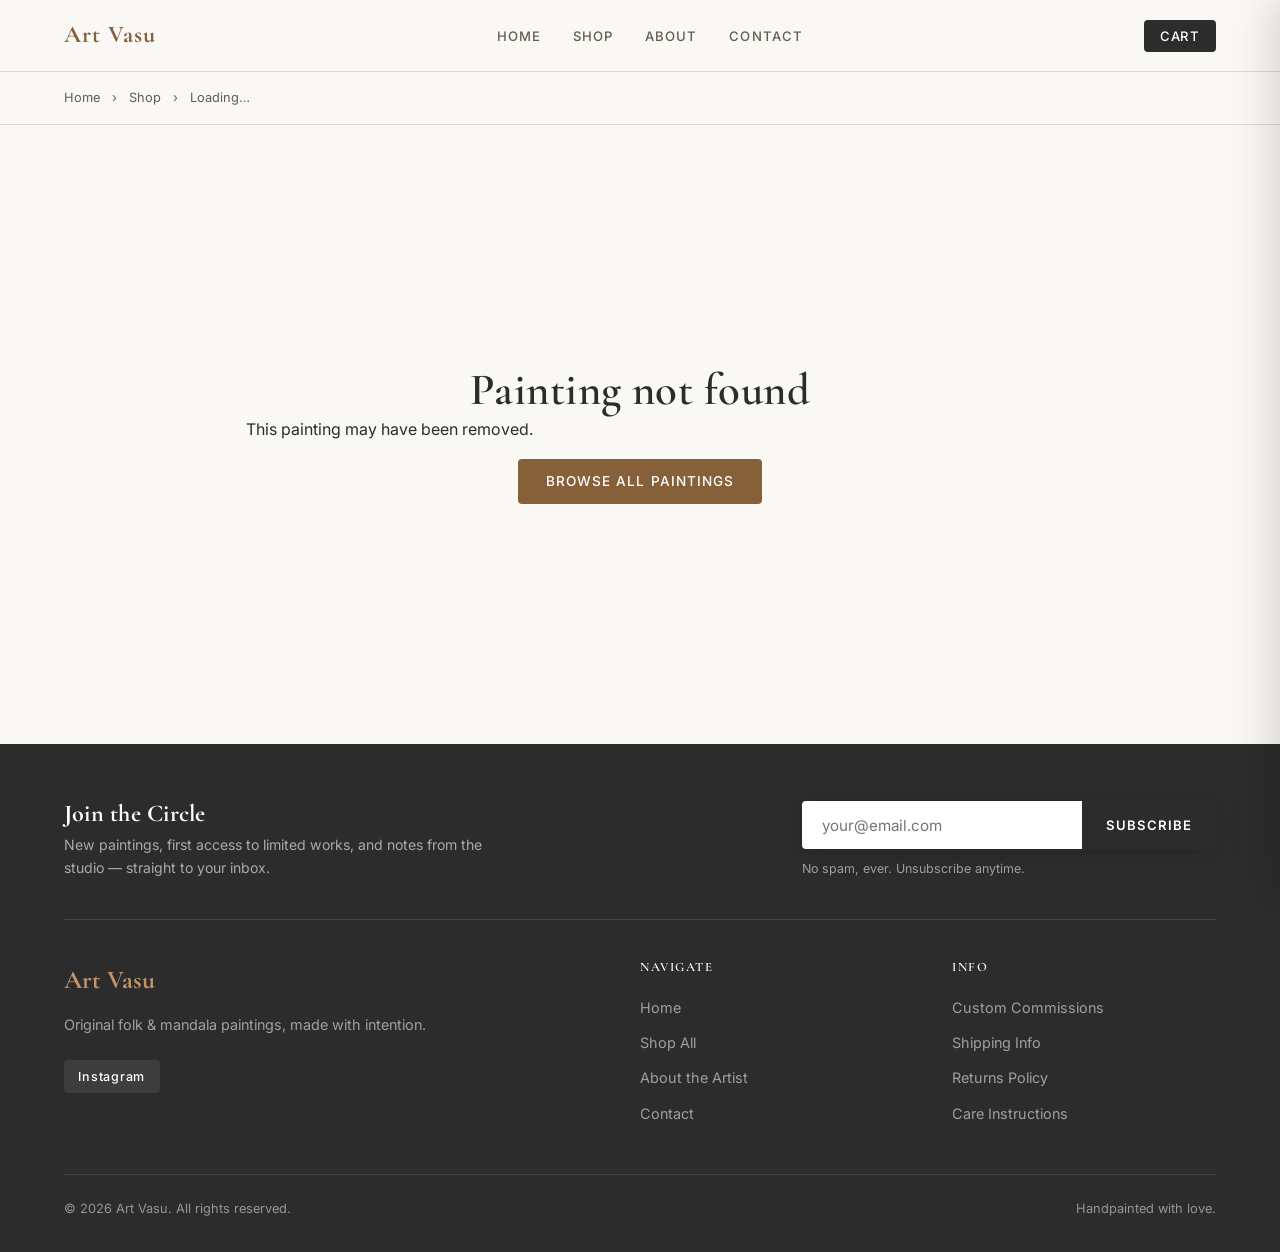
<file: painting.html>
<!DOCTYPE html>
<html lang="en">
<head>
  <meta charset="UTF-8">
  <!-- Google Analytics (GA4) -->
  <script async src="https://www.googletagmanager.com/gtag/js?id=G-ZEGNK92KSB"></script>
  <script>
    window.dataLayer = window.dataLayer || [];
    function gtag(){dataLayer.push(arguments);}
    gtag('js', new Date());
    gtag('config', 'G-ZEGNK92KSB');
  </script>
  <meta name="viewport" content="width=device-width, initial-scale=1.0">
  <link rel="icon" type="image/svg+xml" href="favicon.svg">
  <title>Painting — Art Vasu</title>
  <meta name="description" content="Original hand-painted folk and mandala painting by Vasu.">
  <!-- og/twitter/canonical below are placeholders, updated per-painting once data/paintings.json loads (see js/painting.js) -->
  <link rel="canonical" id="canonical-link" href="https://artvasu.com/painting.html">
  <meta property="og:type" content="product">
  <meta property="og:site_name" content="Art Vasu">
  <meta property="og:title" id="og-title" content="Painting — Art Vasu">
  <meta property="og:description" id="og-description" content="Original hand-painted folk and mandala painting by Vasu.">
  <meta property="og:url" id="og-url" content="https://artvasu.com/painting.html">
  <meta property="og:image" id="og-image" content="https://artvasu.com/images/screenshot-2026-04-28-at-23.25.29.webp">
  <meta name="twitter:card" content="summary_large_image">
  <meta name="twitter:title" id="twitter-title" content="Painting — Art Vasu">
  <meta name="twitter:description" id="twitter-description" content="Original hand-painted folk and mandala painting by Vasu.">
  <meta name="twitter:image" id="twitter-image" content="https://artvasu.com/images/screenshot-2026-04-28-at-23.25.29.webp">
  <link rel="preconnect" href="https://fonts.googleapis.com">
  <link rel="preconnect" href="https://fonts.gstatic.com" crossorigin>
  <link rel="preload" as="style" href="https://fonts.googleapis.com/css2?family=Cormorant+Garamond:ital,wght@0,400;0,600;0,700;1,400;1,600&family=Inter:wght@400;500;600&display=swap" id="font-preload">
  <script>
    // Load the Google Fonts stylesheet without blocking first paint.
    document.getElementById('font-preload').addEventListener('load', function() { this.rel = 'stylesheet'; });
  </script>
  <noscript><link href="https://fonts.googleapis.com/css2?family=Cormorant+Garamond:ital,wght@0,400;0,600;0,700;1,400;1,600&family=Inter:wght@400;500;600&display=swap" rel="stylesheet"></noscript>
  <link rel="stylesheet" href="css/styles.css">
</head>
<body>

<!-- ─── NAVIGATION ─────────────────────────────────────────── -->
<nav class="nav">
  <div class="nav__inner">
    <a href="index.html" class="nav__logo"><span>Art Vasu</span></a>
    <ul class="nav__links">
      <li><a href="index.html">Home</a></li>
      <li><a href="shop.html">Shop</a></li>
      <li><a href="about.html">About</a></li>
      <li><a href="contact.html">Contact</a></li>
    </ul>
    <div class="nav__actions">
      <button class="nav__cart-btn">
        <span>Cart</span>
        <span class="cart-count" data-count="0">0</span>
      </button>
      <button class="nav__burger" aria-label="Menu">
        <span></span><span></span><span></span>
      </button>
    </div>
  </div>
</nav>

<div class="nav__mobile">
  <a href="index.html">Home</a>
  <a href="shop.html">Shop</a>
  <a href="about.html">About</a>
  <a href="contact.html">Contact</a>
</div>

<main class="page-content">

  <!-- ─── BREADCRUMB ─────────────────────────────────────────── -->
  <div class="breadcrumb" id="breadcrumb">
    <div class="container">
      <a href="index.html">Home</a>
      <span class="breadcrumb__sep">›</span>
      <a href="shop.html">Shop</a>
      <span class="breadcrumb__sep">›</span>
      <span id="breadcrumb-title">Loading…</span>
    </div>
  </div>

  <!-- ─── PRODUCT DETAIL ────────────────────────────────────── -->
  <section class="section">
    <div class="container">
      <div class="product-detail__inner" id="product-detail">
        <!-- Rendered by painting.js -->
        <div style="grid-column:1/-1;text-align:center;padding:4rem;color:var(--text-muted)">Loading painting…</div>
      </div>
    </div>
  </section>

</main>

<!-- ─── RELATED PAINTINGS ──────────────────────────────────── -->
<section class="related-paintings" id="related-section" style="display:none">
  <div class="container">
    <div class="section-header">
      <div class="section-header__left">
        <p class="section-header__label">From the Same Collection</p>
        <h2>You Might Also Like</h2>
        <div class="divider"></div>
      </div>
    </div>
    <div class="paintings-grid" id="related-grid"></div>
  </div>
</section>

<!-- ─── FOOTER ───────────────────────────────────────────────── -->
<footer class="footer">
  <div class="container">
    <div class="footer__newsletter">
      <div class="footer__newsletter-text">
        <h3>Join the Circle</h3>
        <p>New paintings, first access to limited works, and notes from the studio — straight to your inbox.</p>
      </div>
      <div>
        <form class="newsletter__form">
          <input type="email" class="newsletter__input" placeholder="your@email.com" required>
          <button type="submit" class="newsletter__btn">Subscribe</button>
        </form>
        <p class="newsletter__note">No spam, ever. Unsubscribe anytime.</p>
      </div>
    </div>
    <div class="footer__inner">
      <div>
        <div class="footer__brand-name"><span>Art Vasu</span></div>
        <p class="footer__tagline">Original folk & mandala paintings, made with intention.</p>
        <div class="footer__socials">
          <a href="https://www.instagram.com/art.vasu/" target="_blank" rel="noopener" class="footer__social-link">Instagram</a>
        </div>
      </div>
      <div class="footer__col">
        <h3>Navigate</h3>
        <ul>
          <li><a href="index.html">Home</a></li>
          <li><a href="shop.html">Shop All</a></li>
          <li><a href="about.html">About the Artist</a></li>
          <li><a href="contact.html">Contact</a></li>
        </ul>
      </div>
      <div class="footer__col">
        <h3>Info</h3>
        <ul>
          <li><a href="contact.html">Custom Commissions</a></li>
          <li><a href="contact.html#faq">Shipping Info</a></li>
          <li><a href="contact.html#faq">Returns Policy</a></li>
          <li><a href="contact.html#faq">Care Instructions</a></li>
        </ul>
      </div>
    </div>
    <div class="footer__bottom">
      <span>© 2026 Art Vasu. All rights reserved.</span>
      <span>Handpainted with love.</span>
    </div>
  </div>
</footer>

<!-- ─── CART SIDEBAR ─────────────────────────────────────────── -->
<div class="cart-overlay"></div>
<aside class="cart-sidebar">
  <div class="cart-sidebar__header">
    <h2 class="cart-sidebar__title">Your Cart</h2>
    <button class="cart-close-btn">✕</button>
  </div>
  <div class="cart-items"></div>
  <div class="cart-sidebar__footer">
    <div class="cart-subtotal"><span>Subtotal</span><span>£0</span></div>
    <div class="cart-total">
      <span class="cart-total__label">Total</span>
      <span class="cart-total__amount">£0</span>
    </div>
    <select class="form-select cart-region" aria-label="Shipping region">
      <option value="uk">Ship to UK</option>
      <option value="europe">Ship to Europe</option>
      <option value="international">Ship internationally</option>
    </select>
    <button class="btn btn-teal cart-checkout-btn">
      Proceed to Checkout
    </button>
    <p class="cart-note">Shipping calculated at checkout · Secure payment</p>
  </div>
</aside>

<script src="js/main.js"></script>
<script src="js/checkout.js"></script>
<script src="js/painting.js"></script>
<script src="js/cms-loader.js"></script>
</body>
</html>
</file>
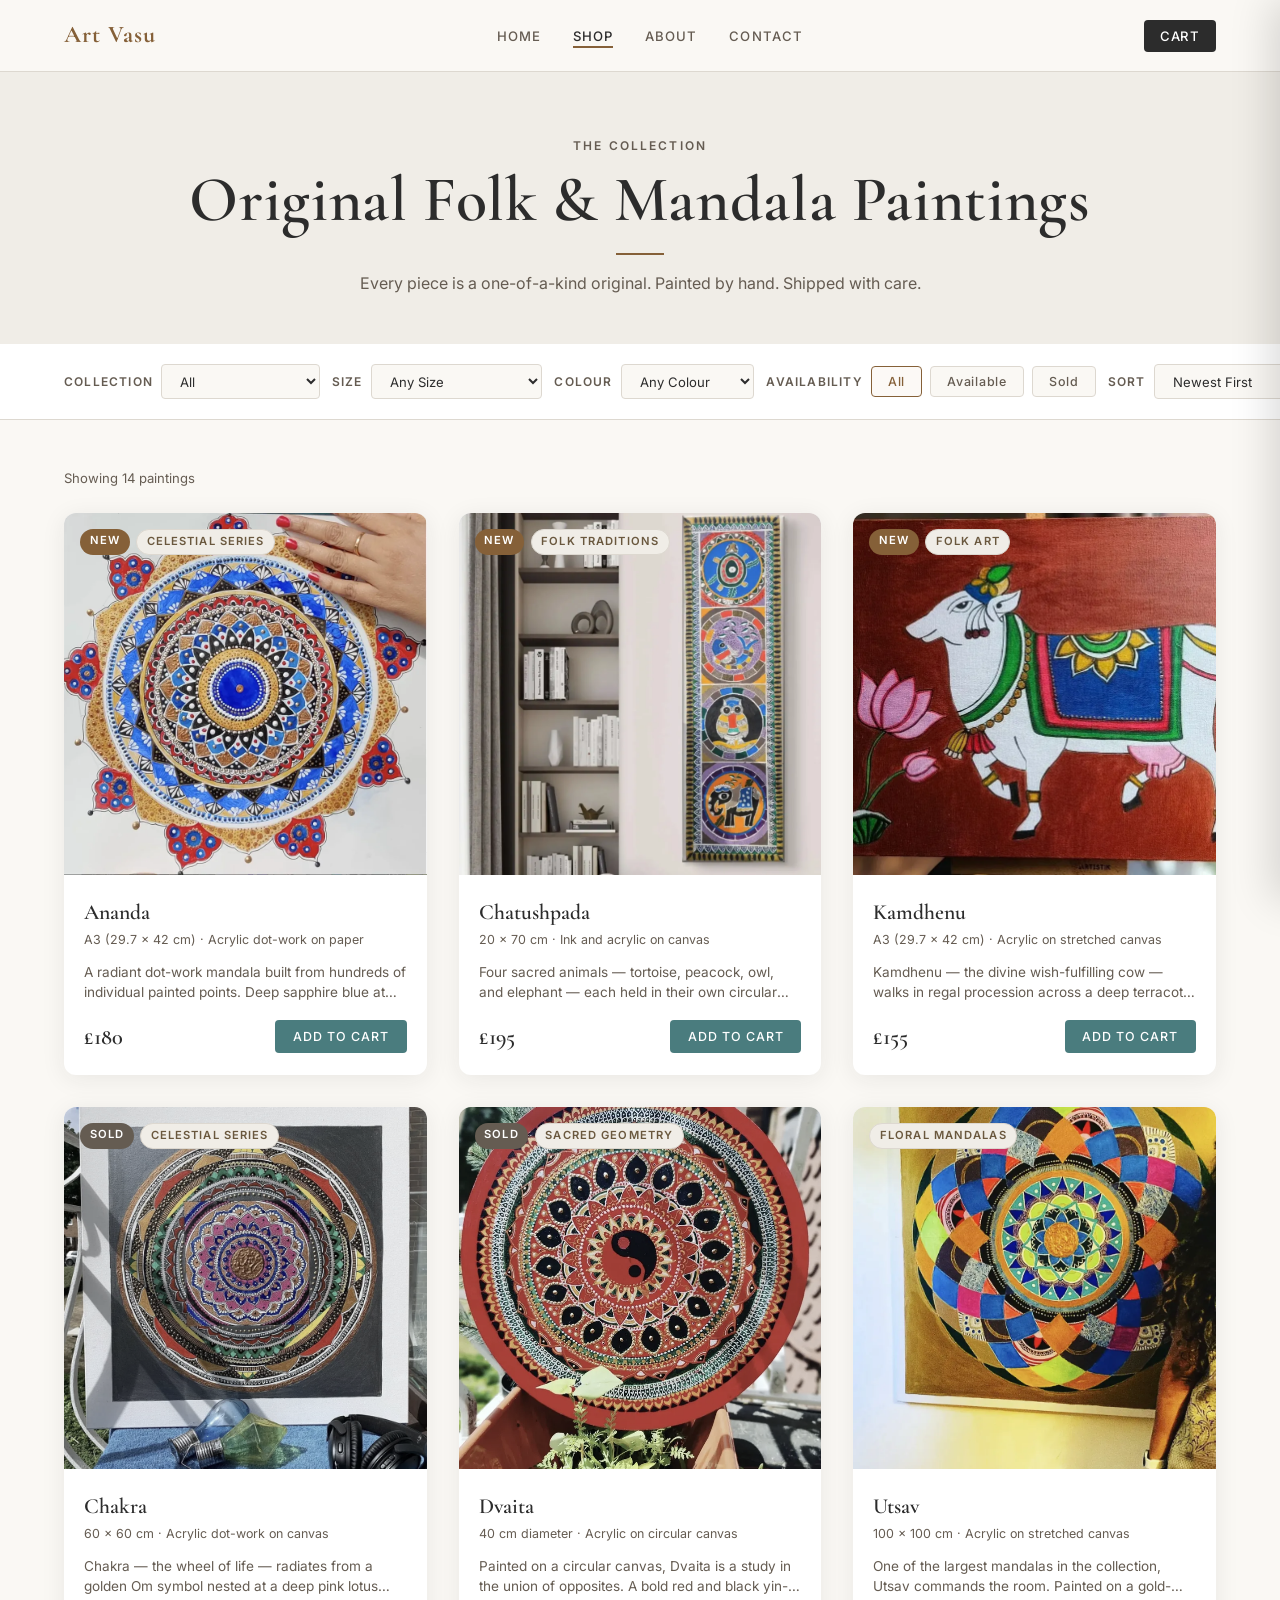
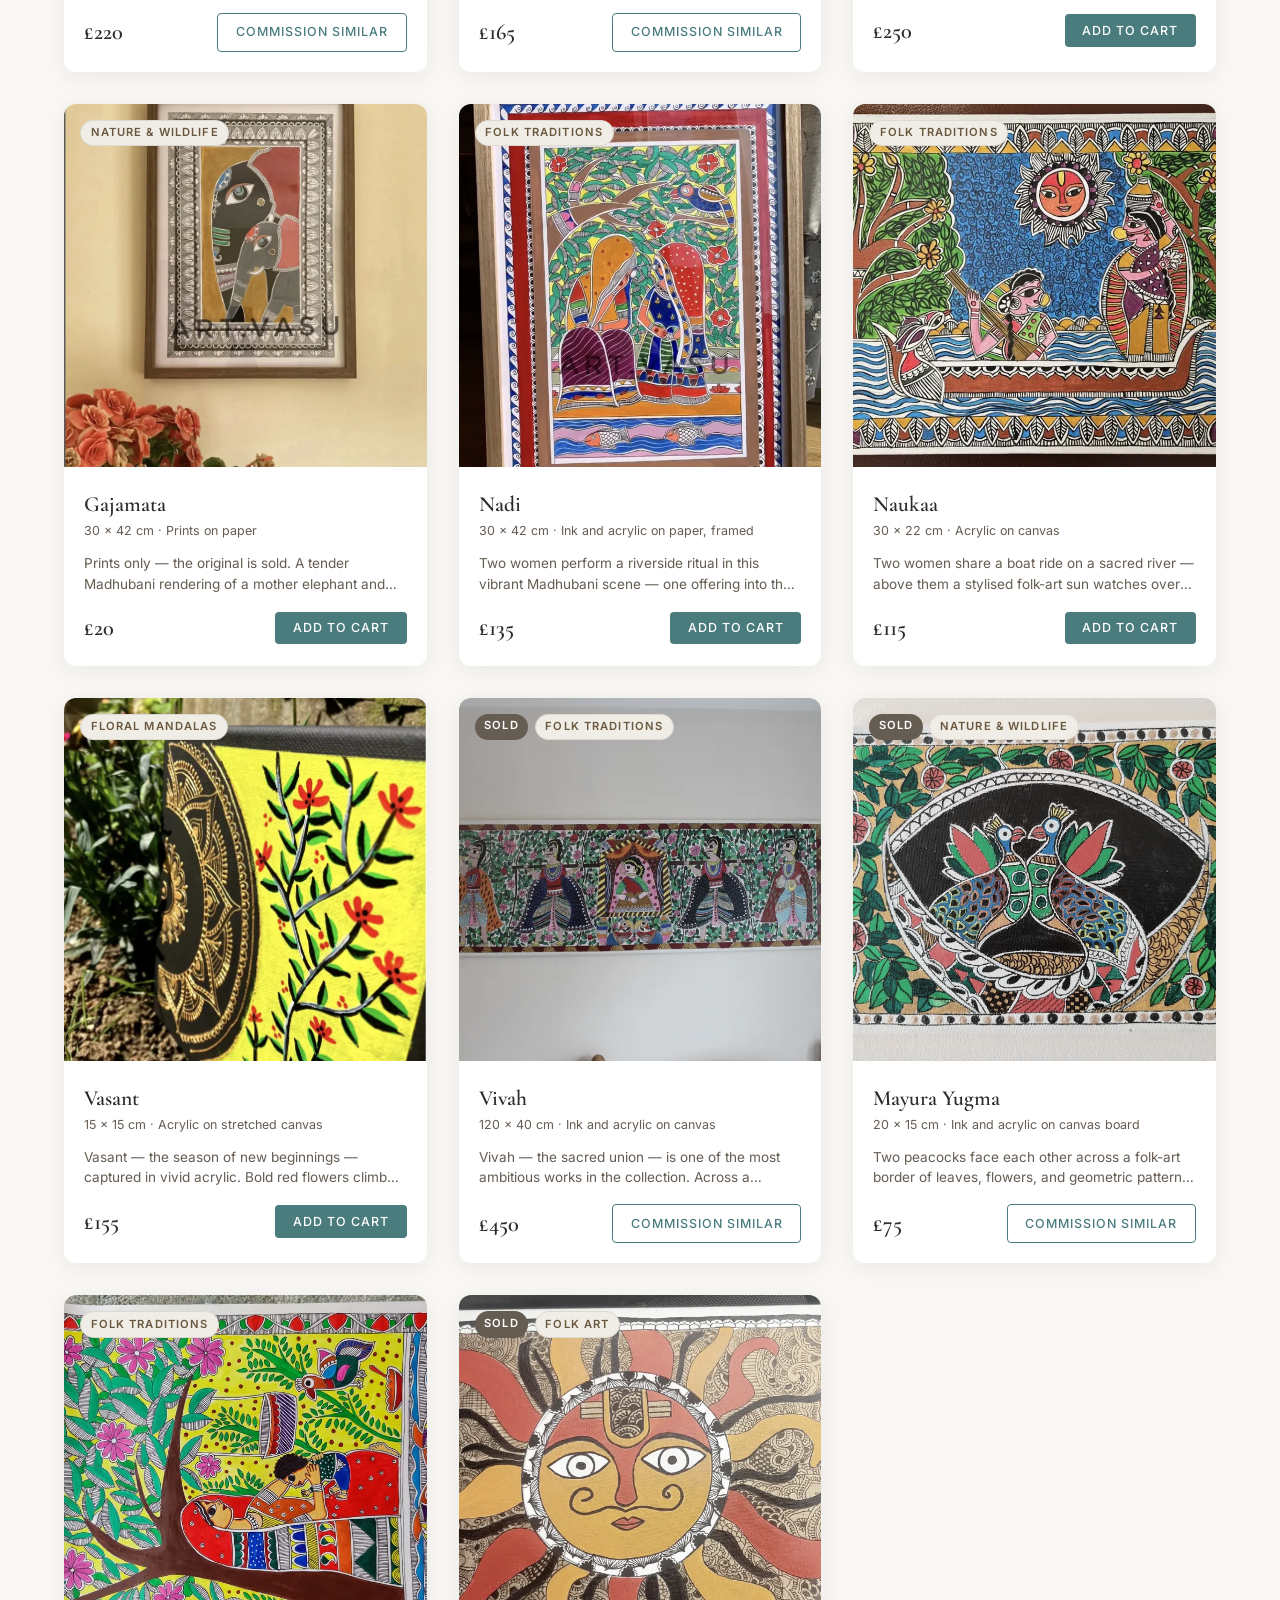
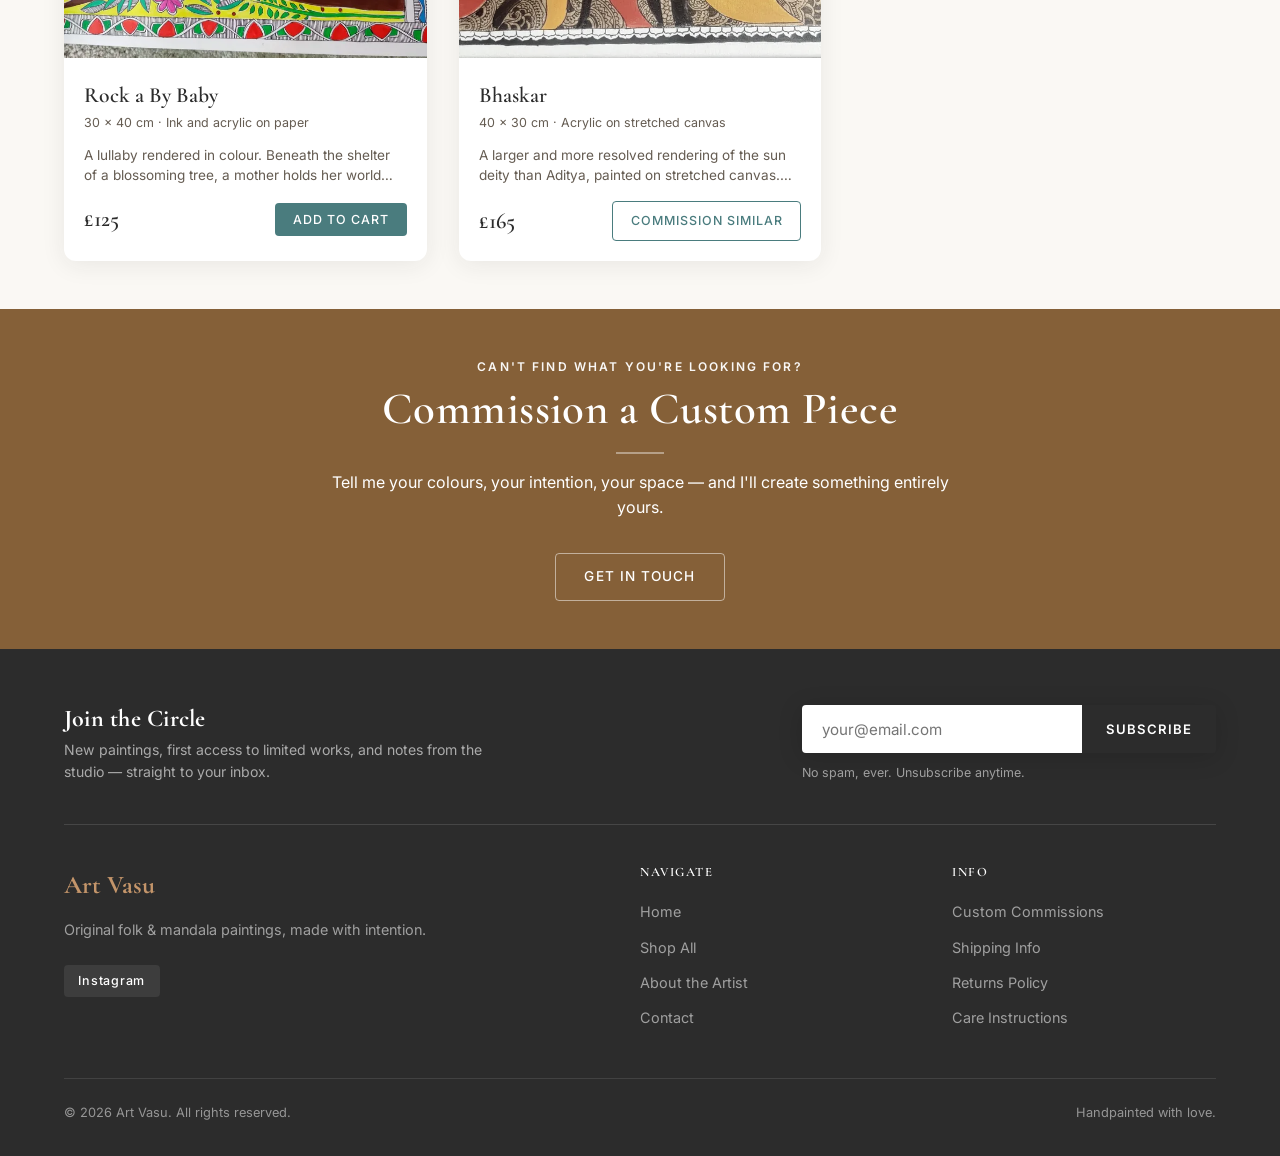
<file: shop.html>
<!DOCTYPE html>
<html lang="en">
<head>
  <meta charset="UTF-8">
  <!-- Google Analytics (GA4) -->
  <script async src="https://www.googletagmanager.com/gtag/js?id=G-ZEGNK92KSB"></script>
  <script>
    window.dataLayer = window.dataLayer || [];
    function gtag(){dataLayer.push(arguments);}
    gtag('js', new Date());
    gtag('config', 'G-ZEGNK92KSB');
  </script>
  <meta name="viewport" content="width=device-width, initial-scale=1.0">
  <link rel="icon" type="image/svg+xml" href="favicon.svg">
  <title>Shop — Art Vasu</title>
  <meta name="description" content="Browse original hand-painted folk and mandala paintings. Filter by collection, size, and colour. One-of-a-kind works that ship worldwide.">
  <link rel="canonical" href="https://artvasu.com/shop.html">
  <meta property="og:type" content="website">
  <meta property="og:site_name" content="Art Vasu">
  <meta property="og:title" content="Shop — Art Vasu">
  <meta property="og:description" content="Browse original hand-painted folk and mandala paintings. Filter by collection, size, and colour. One-of-a-kind works that ship worldwide.">
  <meta property="og:url" content="https://artvasu.com/shop.html">
  <meta property="og:image" content="https://artvasu.com/images/screenshot-2026-04-28-at-23.25.29.webp">
  <meta name="twitter:card" content="summary_large_image">
  <meta name="twitter:title" content="Shop — Art Vasu">
  <meta name="twitter:description" content="Browse original hand-painted folk and mandala paintings. Filter by collection, size, and colour. One-of-a-kind works that ship worldwide.">
  <meta name="twitter:image" content="https://artvasu.com/images/screenshot-2026-04-28-at-23.25.29.webp">
  <link rel="preconnect" href="https://fonts.googleapis.com">
  <link rel="preconnect" href="https://fonts.gstatic.com" crossorigin>
  <link rel="preload" as="style" href="https://fonts.googleapis.com/css2?family=Cormorant+Garamond:ital,wght@0,400;0,600;0,700;1,400;1,600&family=Inter:wght@400;500;600&display=swap" id="font-preload">
  <script>
    // Load the Google Fonts stylesheet without blocking first paint.
    document.getElementById('font-preload').addEventListener('load', function() { this.rel = 'stylesheet'; });
  </script>
  <noscript><link href="https://fonts.googleapis.com/css2?family=Cormorant+Garamond:ital,wght@0,400;0,600;0,700;1,400;1,600&family=Inter:wght@400;500;600&display=swap" rel="stylesheet"></noscript>
  <link rel="stylesheet" href="css/styles.css">
</head>
<body>

<!-- ─── NAVIGATION ─────────────────────────────────────────── -->
<nav class="nav">
  <div class="nav__inner">
    <a href="index.html" class="nav__logo"><span>Art Vasu</span></a>
    <ul class="nav__links">
      <li><a href="index.html">Home</a></li>
      <li><a href="shop.html">Shop</a></li>
      <li><a href="about.html">About</a></li>
      <li><a href="contact.html">Contact</a></li>
    </ul>
    <div class="nav__actions">
      <button class="nav__cart-btn">
        <span>Cart</span>
        <span class="cart-count" data-count="0">0</span>
      </button>
      <button class="nav__burger" aria-label="Menu">
        <span></span><span></span><span></span>
      </button>
    </div>
  </div>
</nav>

<div class="nav__mobile">
  <a href="index.html">Home</a>
  <a href="shop.html">Shop</a>
  <a href="about.html">About</a>
  <a href="contact.html">Contact</a>
</div>

<main class="page-content">

  <!-- ─── SHOP HERO ─────────────────────────────────────────── -->
  <section class="shop-hero">
    <div class="container">
      <p class="section-header__label" id="shop-hero-label">The Collection</p>
      <h1 id="shop-hero-title">Original Folk & Mandala Paintings</h1>
      <div class="divider divider--center"></div>
      <p id="shop-hero-subtitle">Every piece is a one-of-a-kind original. Painted by hand. Shipped with care.</p>
    </div>
  </section>

  <!-- ─── FILTERS ───────────────────────────────────────────── -->
  <div class="shop-filters" id="shop-filters">
    <div class="container">
      <button class="filter-toggle-btn" id="filter-toggle-btn" onclick="toggleFilters()">
        <span>Filters &amp; Sort</span>
        <span class="filter-toggle-btn__icon">▾</span>
      </button>
      <div class="shop-filters__inner" id="shop-filters-inner">

        <div class="filter-group">
          <span class="filter-label">Collection</span>
          <select class="filter-select" data-filter="collection">
            <option value="all">All</option>
            <!-- Populated by JS -->
          </select>
        </div>

        <div class="filter-group">
          <span class="filter-label">Size</span>
          <select class="filter-select" data-filter="size">
            <option value="all">Any Size</option>
            <option value="small">Small (≤30cm)</option>
            <option value="medium">Medium (40–50cm)</option>
            <option value="large">Large (60cm+)</option>
          </select>
        </div>

        <div class="filter-group">
          <span class="filter-label">Colour</span>
          <select class="filter-select" data-filter="color">
            <option value="all">Any Colour</option>
            <option value="warm">Warm Tones</option>
            <option value="cool">Cool Tones</option>
            <option value="monochrome">Monochrome</option>
            <option value="multi-colour">Multi-Colour</option>
          </select>
        </div>

        <div class="filter-group">
          <span class="filter-label">Availability</span>
          <button class="filter-btn active" data-availability="all">All</button>
          <button class="filter-btn" data-availability="available">Available</button>
          <button class="filter-btn" data-availability="sold">Sold</button>
        </div>

        <div class="shop-filters__sort">
          <span class="filter-label">Sort</span>
          <select class="sort-select">
            <option value="newest">Newest First</option>
            <option value="price-asc">Price: Low to High</option>
            <option value="price-desc">Price: High to Low</option>
          </select>
        </div>

      </div>
    </div>
  </div>

  <!-- ─── SHOP GRID ──────────────────────────────────────────── -->
  <section class="shop-grid-section">
    <div class="container">
      <p class="shop-results-count">Loading…</p>
      <div class="paintings-grid shop-paintings-grid">
        <!-- Rendered by shop.js -->
      </div>
    </div>
  </section>

  <!-- ─── COMMISSION CTA ─────────────────────────────────────── -->
  <section class="section--tight newsletter">
    <div class="container text-center">
      <p class="section-header__label" style="color:rgba(255,255,255,0.95)" id="commission-label">Can't find what you're looking for?</p>
      <h2 id="commission-heading">Commission a Custom Piece</h2>
      <div class="divider divider--center"></div>
      <p style="margin-inline:auto" id="commission-text">Tell me your colours, your intention, your space — and I'll create something entirely yours.</p>
      <a href="contact.html" class="btn btn-secondary" style="margin-top:2rem;border-color:rgba(255,255,255,0.5);color:white">Get in Touch</a>
    </div>
  </section>

</main>

<!-- ─── FOOTER ───────────────────────────────────────────────── -->
<footer class="footer">
  <div class="container">
    <div class="footer__newsletter">
      <div class="footer__newsletter-text">
        <h3>Join the Circle</h3>
        <p>New paintings, first access to limited works, and notes from the studio — straight to your inbox.</p>
      </div>
      <div>
        <form class="newsletter__form">
          <input type="email" class="newsletter__input" placeholder="your@email.com" required>
          <button type="submit" class="newsletter__btn">Subscribe</button>
        </form>
        <p class="newsletter__note">No spam, ever. Unsubscribe anytime.</p>
      </div>
    </div>
    <div class="footer__inner">
      <div>
        <div class="footer__brand-name"><span>Art Vasu</span></div>
        <p class="footer__tagline">Original folk & mandala paintings, made with intention.</p>
        <div class="footer__socials">
          <a href="https://www.instagram.com/art.vasu/" target="_blank" rel="noopener" class="footer__social-link">Instagram</a>
        </div>
      </div>
      <div class="footer__col">
        <h3>Navigate</h3>
        <ul>
          <li><a href="index.html">Home</a></li>
          <li><a href="shop.html">Shop All</a></li>
          <li><a href="about.html">About the Artist</a></li>
          <li><a href="contact.html">Contact</a></li>
        </ul>
      </div>
      <div class="footer__col">
        <h3>Info</h3>
        <ul>
          <li><a href="contact.html">Custom Commissions</a></li>
          <li><a href="contact.html#faq">Shipping Info</a></li>
          <li><a href="contact.html#faq">Returns Policy</a></li>
          <li><a href="contact.html#faq">Care Instructions</a></li>
        </ul>
      </div>
    </div>
    <div class="footer__bottom">
      <span>© 2026 Art Vasu. All rights reserved.</span>
      <span>Handpainted with love.</span>
    </div>
  </div>
</footer>

<!-- ─── CART SIDEBAR ─────────────────────────────────────────── -->
<div class="cart-overlay"></div>
<aside class="cart-sidebar">
  <div class="cart-sidebar__header">
    <h2 class="cart-sidebar__title">Your Cart</h2>
    <button class="cart-close-btn">✕</button>
  </div>
  <div class="cart-items"></div>
  <div class="cart-sidebar__footer">
    <div class="cart-subtotal"><span>Subtotal</span><span>£0</span></div>
    <div class="cart-total">
      <span class="cart-total__label">Total</span>
      <span class="cart-total__amount">£0</span>
    </div>
    <select class="form-select cart-region" aria-label="Shipping region">
      <option value="uk">Ship to UK</option>
      <option value="europe">Ship to Europe</option>
      <option value="international">Ship internationally</option>
    </select>
    <button class="btn btn-teal cart-checkout-btn">
      Proceed to Checkout
    </button>
    <p class="cart-note">Shipping calculated at checkout · Secure payment</p>
  </div>
</aside>

<script src="js/main.js"></script>
<script src="js/checkout.js"></script>
<script src="js/shop.js"></script>
<script src="js/cms-loader.js"></script>
<script>
  function toggleFilters() {
    const filters = document.getElementById('shop-filters');
    const icon = document.querySelector('.filter-toggle-btn__icon');
    filters.classList.toggle('shop-filters--open');
    icon.textContent = filters.classList.contains('shop-filters--open') ? '▴' : '▾';
  }
  window.toggleFilters = toggleFilters;
</script>
<script>
  fetch('data/shop.json').then(r => r.json()).then(d => {
    document.getElementById('shop-hero-label').textContent   = d.hero_label;
    document.getElementById('shop-hero-title').textContent   = d.hero_title;
    document.getElementById('shop-hero-subtitle').textContent = d.hero_subtitle;
    document.getElementById('commission-label').textContent   = d.commission_label;
    document.getElementById('commission-heading').textContent = d.commission_heading;
    document.getElementById('commission-text').textContent    = d.commission_text;
  });
</script>
</body>
</html>
</file>
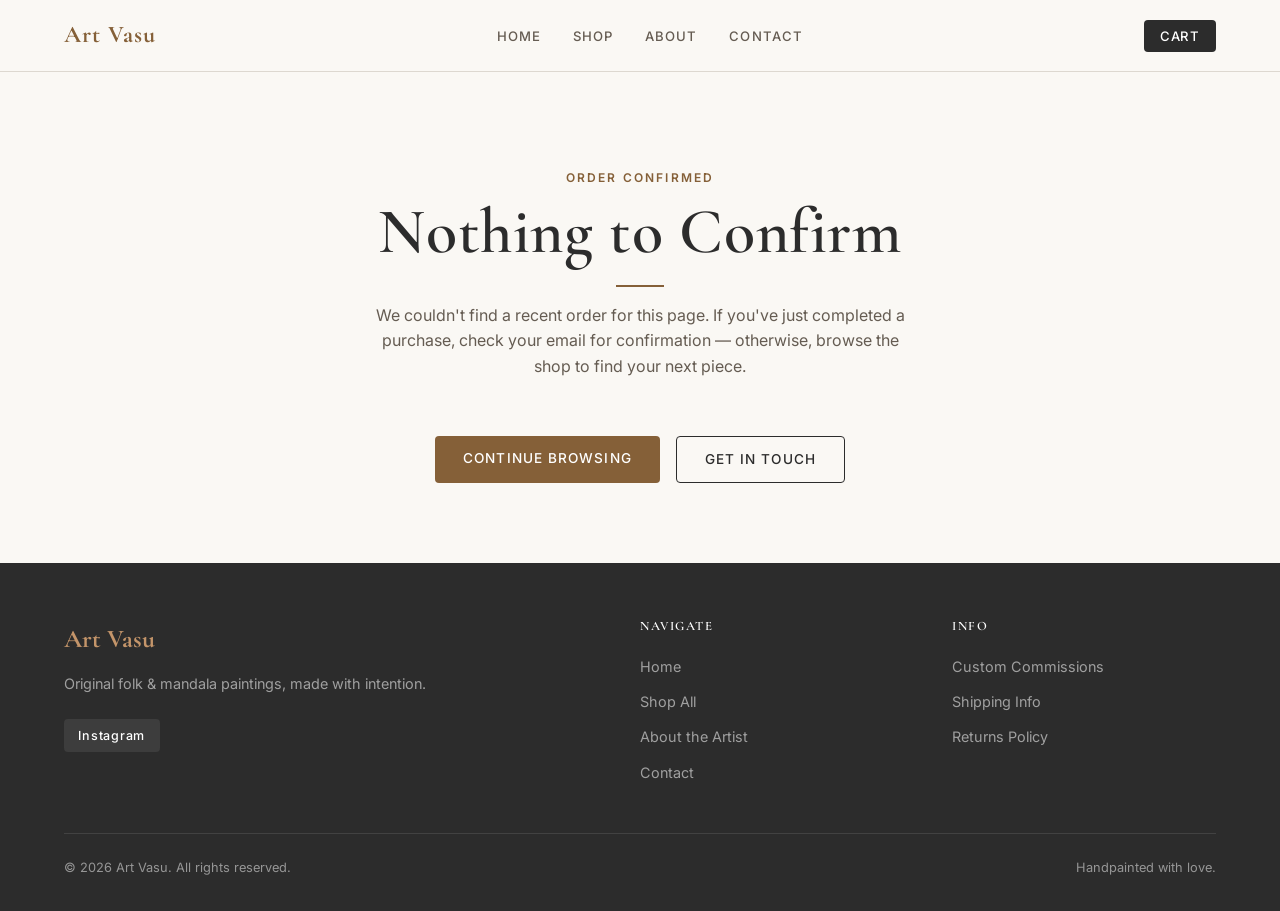
<file: success.html>
<!DOCTYPE html>
<html lang="en">
<head>
  <meta charset="UTF-8">
  <!-- Google Analytics (GA4) -->
  <script async src="https://www.googletagmanager.com/gtag/js?id=G-ZEGNK92KSB"></script>
  <script>
    window.dataLayer = window.dataLayer || [];
    function gtag(){dataLayer.push(arguments);}
    gtag('js', new Date());
    gtag('config', 'G-ZEGNK92KSB');
  </script>
  <meta name="viewport" content="width=device-width, initial-scale=1.0">
  <link rel="icon" type="image/svg+xml" href="favicon.svg">
  <title>Thank You — Art Vasu</title>
  <meta name="robots" content="noindex">
  <link rel="preconnect" href="https://fonts.googleapis.com">
  <link rel="preconnect" href="https://fonts.gstatic.com" crossorigin>
  <link rel="preload" as="style" href="https://fonts.googleapis.com/css2?family=Cormorant+Garamond:ital,wght@0,400;0,600;0,700;1,400;1,600&family=Inter:wght@400;500;600&display=swap" id="font-preload">
  <script>
    // Load the Google Fonts stylesheet without blocking first paint.
    document.getElementById('font-preload').addEventListener('load', function() { this.rel = 'stylesheet'; });
  </script>
  <noscript><link href="https://fonts.googleapis.com/css2?family=Cormorant+Garamond:ital,wght@0,400;0,600;0,700;1,400;1,600&family=Inter:wght@400;500;600&display=swap" rel="stylesheet"></noscript>
  <link rel="stylesheet" href="css/styles.css">
</head>
<body>

<!-- ─── NAVIGATION ─────────────────────────────────────────── -->
<nav class="nav">
  <div class="nav__inner">
    <a href="index.html" class="nav__logo"><span>Art Vasu</span></a>
    <ul class="nav__links">
      <li><a href="index.html">Home</a></li>
      <li><a href="shop.html">Shop</a></li>
      <li><a href="about.html">About</a></li>
      <li><a href="contact.html">Contact</a></li>
    </ul>
    <div class="nav__actions">
      <button class="nav__cart-btn">
        <span>Cart</span>
        <span class="cart-count" data-count="0">0</span>
      </button>
      <button class="nav__burger" aria-label="Menu">
        <span></span><span></span><span></span>
      </button>
    </div>
  </div>
</nav>

<div class="nav__mobile">
  <a href="index.html">Home</a>
  <a href="shop.html">Shop</a>
  <a href="about.html">About</a>
  <a href="contact.html">Contact</a>
</div>

<main class="page-content">
  <section class="section text-center" style="padding-top:6rem;padding-bottom:2rem">
    <div class="container">
      <p class="section-header__label" style="color:var(--terra)">Order Confirmed</p>
      <h1 id="success-heading">Thank You</h1>
      <div class="divider divider--center"></div>
      <p class="text-muted" id="success-message" style="max-width:55ch;margin-inline:auto">
        Your painting is on its way to becoming part of your story. I'll begin preparing it for shipping right away, and you'll receive a confirmation email with your order details shortly.
      </p>
      <p class="text-muted" id="order-ref" style="margin-top:1rem;font-size:0.85rem"></p>
    </div>
  </section>

  <section class="section" id="order-summary-section" style="padding-top:1rem;display:none">
    <div class="container" style="max-width:640px">
      <div id="order-summary" style="border:1px solid var(--border);border-radius:var(--radius-lg);padding:1.5rem 1.5rem 0.5rem"></div>

      <div style="display:grid;grid-template-columns:repeat(auto-fit,minmax(200px,1fr));gap:1.5rem;margin-top:2.5rem">
        <div>
          <p style="font-weight:600;font-size:0.85rem;letter-spacing:0.06em;text-transform:uppercase;color:var(--taupe);margin-bottom:0.5rem">What Happens Next</p>
          <p class="text-muted" style="font-size:0.9rem">Your painting is carefully packed by hand and dispatched within 5–7 days. You'll get a tracking link by email once it ships.</p>
        </div>
        <div>
          <p style="font-weight:600;font-size:0.85rem;letter-spacing:0.06em;text-transform:uppercase;color:var(--taupe);margin-bottom:0.5rem">Questions About Your Order</p>
          <p class="text-muted" style="font-size:0.9rem">Reach out any time via the <a href="contact.html" style="text-decoration:underline">contact page</a> and mention your order reference above — I reply within 48 hours.</p>
        </div>
      </div>
    </div>
  </section>

  <section class="section text-center" style="padding-top:0.5rem;padding-bottom:5rem">
    <div style="display:flex;gap:1rem;justify-content:center;flex-wrap:wrap">
      <a href="shop.html" class="btn btn-primary">Continue Browsing</a>
      <a href="contact.html" class="btn btn-secondary">Get in Touch</a>
    </div>
  </section>
</main>

<!-- ─── FOOTER ───────────────────────────────────────────────── -->
<footer class="footer">
  <div class="container">
    <div class="footer__inner">
      <div>
        <div class="footer__brand-name"><span>Art Vasu</span></div>
        <p class="footer__tagline">Original folk & mandala paintings, made with intention.</p>
        <div class="footer__socials">
          <a href="https://www.instagram.com/art.vasu/" target="_blank" rel="noopener" class="footer__social-link">Instagram</a>
        </div>
      </div>
      <div class="footer__col">
        <h3>Navigate</h3>
        <ul>
          <li><a href="index.html">Home</a></li>
          <li><a href="shop.html">Shop All</a></li>
          <li><a href="about.html">About the Artist</a></li>
          <li><a href="contact.html">Contact</a></li>
        </ul>
      </div>
      <div class="footer__col">
        <h3>Info</h3>
        <ul>
          <li><a href="contact.html">Custom Commissions</a></li>
          <li><a href="contact.html#faq">Shipping Info</a></li>
          <li><a href="contact.html#faq">Returns Policy</a></li>
        </ul>
      </div>
    </div>
    <div class="footer__bottom">
      <span>© 2026 Art Vasu. All rights reserved.</span>
      <span>Handpainted with love.</span>
    </div>
  </div>
</footer>

<script src="js/main.js"></script>
<script src="js/cms-loader.js"></script>
<script>
  // Capture the cart before clearing it so we can show what was actually bought.
  const purchasedItems = getCart();
  clearCart();

  const sessionId = new URLSearchParams(window.location.search).get('session_id');
  if (sessionId) {
    document.getElementById('order-ref').textContent = `Order reference: ${sessionId.slice(-12).toUpperCase()}`;
  }

  if (purchasedItems.length > 0) {
    const first = purchasedItems[0].title;
    const heading = purchasedItems.length === 1
      ? `"${first}" Is Yours`
      : `Your ${purchasedItems.length} Paintings Are On Their Way`;
    document.getElementById('success-heading').textContent = heading;

    const total = purchasedItems.reduce((sum, item) => sum + item.price, 0);
    document.getElementById('success-message').textContent =
      `Thank you for your order of £${total}. Each piece is carefully packed by hand before it leaves the studio, and you'll receive a confirmation email shortly.`;

    document.getElementById('order-summary').innerHTML = purchasedItems.map(item => `
      <div class="cart-item">
        <div class="cart-item__img">
          ${item.image
            ? `<img src="${escapeHtml(thumbSrc(item.image))}" alt="${escapeHtml(item.title)}" style="width:100%;height:100%;object-fit:cover;">`
            : `<div class="cart-item__img-bg" style="background:${escapeHtml(item.gradient)}"></div>`}
        </div>
        <div class="cart-item__info">
          <div class="cart-item__name">${escapeHtml(item.title)}</div>
          <div class="cart-item__meta">${escapeHtml(item.size)} · ${escapeHtml(item.medium)}</div>
        </div>
        <div class="cart-item__price">£${item.price}</div>
      </div>`).join('');

    document.getElementById('order-summary-section').style.display = '';
  } else if (!sessionId) {
    // Direct visit with no session and no cached cart — don't imply a purchase happened.
    document.getElementById('success-heading').textContent = 'Nothing to Confirm';
    document.getElementById('success-message').textContent =
      "We couldn't find a recent order for this page. If you've just completed a purchase, check your email for confirmation — otherwise, browse the shop to find your next piece.";
  }
</script>
</body>
</html>
</file>
<file: css/styles.css>
/* ============================================================
   MANDALA ART — MAIN STYLESHEET
   Palette: #FAF8F4 (bg) · #2C2C2C (text) · #8B7355 (taupe)
            #C4956A (terra) · #4A7C7E (teal)
   Fonts: Cormorant Garamond (headings) · Inter (body)
   ============================================================ */

/* ─── CSS CUSTOM PROPERTIES ─────────────────────────────────── */
:root {
  --bg:          #FAF8F4;
  --bg-soft:     #F0EDE7;
  --text:        #2C2C2C;
  --text-muted:  #655c52; /* darkened for WCAG AA contrast against --bg-soft */
  --taupe:       #6a583e; /* darkened for WCAG AA contrast against --bg-soft */
  --terra:       #856038; /* darkened from #C4956A for WCAG AA text contrast on light backgrounds (4.5:1) */
  --terra-on-dark: #C4956A; /* original terra — already 5.2:1 on --text, use for terra text/accents on dark backgrounds */
  --terra-on-dark-soft: #DAB48D; /* lighter terra tint for small text on lighter dark surfaces (e.g. translucent cards) */
  --teal:        #4A7C7E;
  --teal-dark:   #356062;
  --white:       #FFFFFF;
  --border:      #ddd8d0;
  --shadow:      0 4px 24px rgba(44,44,44,0.08);
  --shadow-lg:   0 8px 48px rgba(44,44,44,0.14);
  --radius:      4px;
  --radius-lg:   12px;
  --max-w:       1200px;
  --nav-h:       72px;
  --transition:  0.3s ease;
}

/* ─── RESET & BASE ───────────────────────────────────────────── */
*, *::before, *::after { box-sizing: border-box; margin: 0; padding: 0; }

html { scroll-behavior: smooth; font-size: 16px; }

body {
  background: var(--bg);
  color: var(--text);
  font-family: 'Inter', sans-serif;
  line-height: 1.6;
  overflow-x: hidden;
}

img { display: block; max-width: 100%; height: auto; }
a { color: inherit; text-decoration: none; }
ul { list-style: none; }
button { cursor: pointer; border: none; background: none; font-family: inherit; }
input, textarea, select { font-family: inherit; }

/* ─── TYPOGRAPHY ─────────────────────────────────────────────── */
h1, h2, h3, h4, h5, h6 {
  font-family: 'Cormorant Garamond', serif;
  font-weight: 600;
  line-height: 1.15;
  letter-spacing: 0.01em;
}

h1 { font-size: clamp(2.4rem, 5vw, 4rem); }
h2 { font-size: clamp(1.8rem, 3.5vw, 2.8rem); }
h3 { font-size: clamp(1.3rem, 2.5vw, 1.9rem); }
h4 { font-size: 1.2rem; }

p { max-width: 65ch; }

.italic { font-style: italic; }
.text-muted { color: var(--text-muted); }
.text-center { text-align: center; }
.text-center p { margin-inline: auto; }

/* ─── UTILITIES ──────────────────────────────────────────────── */
.container { max-width: var(--max-w); margin-inline: auto; padding-inline: 1.5rem; }

.section { padding-block: 5rem; }
.section--tight { padding-block: 3rem; }

.btn {
  display: inline-block;
  padding: 0.75rem 1.75rem;
  font-family: 'Inter', sans-serif;
  font-size: 0.85rem;
  font-weight: 500;
  letter-spacing: 0.08em;
  text-transform: uppercase;
  border-radius: var(--radius);
  transition: all var(--transition);
}

.btn-primary {
  background: var(--terra);
  color: var(--white);
}
.btn-primary:hover { background: #b07d52; transform: translateY(-1px); box-shadow: 0 4px 16px rgba(196,149,106,0.35); }

.btn-secondary {
  background: transparent;
  color: var(--text);
  border: 1.5px solid var(--text);
}
.btn-secondary:hover { background: var(--text); color: var(--white); }

.btn-teal {
  background: var(--teal);
  color: var(--white);
}
.btn-teal:hover { background: var(--teal-dark); transform: translateY(-1px); }

.btn-outline-teal {
  background: transparent;
  color: var(--teal);
  border: 1.5px solid var(--teal);
}
.btn-outline-teal:hover { background: var(--teal); color: var(--white); }

.tag {
  display: inline-block;
  padding: 0.2rem 0.6rem;
  font-size: 0.7rem;
  font-weight: 600;
  letter-spacing: 0.1em;
  text-transform: uppercase;
  border-radius: 99px;
}

.tag--new { background: var(--terra); color: var(--white); }
.tag--sold { background: var(--text-muted); color: var(--white); }
.tag--collection { background: var(--bg-soft); color: var(--taupe); border: 1px solid var(--border); }

.divider {
  width: 48px;
  height: 2px;
  background: var(--terra);
  margin-block: 1rem;
}
.divider--center { margin-inline: auto; }

/* ─── NAVIGATION ─────────────────────────────────────────────── */
.nav {
  position: fixed;
  top: 0; left: 0; right: 0;
  height: var(--nav-h);
  background: rgba(250,248,244,0.95);
  backdrop-filter: blur(10px);
  border-bottom: 1px solid var(--border);
  z-index: 100;
  transition: box-shadow var(--transition);
}
.nav.scrolled { box-shadow: var(--shadow); }

.nav__inner {
  max-width: var(--max-w);
  margin-inline: auto;
  padding-inline: 1.5rem;
  height: 100%;
  display: flex;
  align-items: center;
  justify-content: space-between;
}

.nav__logo {
  font-family: 'Cormorant Garamond', serif;
  font-size: 1.5rem;
  font-weight: 700;
  letter-spacing: 0.04em;
  color: var(--text);
}
.nav__logo span { color: var(--terra); }

.nav__links {
  display: flex;
  gap: 2rem;
  align-items: center;
}

.nav__links a {
  font-size: 0.82rem;
  font-weight: 500;
  letter-spacing: 0.08em;
  text-transform: uppercase;
  color: var(--text-muted);
  transition: color var(--transition);
  position: relative;
}
.nav__links a::after {
  content: '';
  position: absolute;
  bottom: -4px; left: 0; right: 0;
  height: 1.5px;
  background: var(--terra);
  transform: scaleX(0);
  transition: transform var(--transition);
}
.nav__links a:hover, .nav__links a.active { color: var(--text); }
.nav__links a:hover::after, .nav__links a.active::after { transform: scaleX(1); }

.nav__actions { display: flex; align-items: center; gap: 1rem; }

.nav__cart-btn {
  position: relative;
  display: flex;
  align-items: center;
  gap: 0.4rem;
  padding: 0.5rem 1rem;
  background: var(--text);
  color: var(--white);
  border-radius: var(--radius);
  font-size: 0.82rem;
  font-weight: 500;
  letter-spacing: 0.06em;
  text-transform: uppercase;
  transition: background var(--transition);
}
.nav__cart-btn:hover { background: var(--taupe); }

.cart-count {
  display: inline-flex;
  align-items: center;
  justify-content: center;
  width: 18px;
  height: 18px;
  background: var(--terra);
  color: var(--white);
  font-size: 0.65rem;
  font-weight: 700;
  border-radius: 50%;
}
.cart-count[data-count="0"] { display: none; }

.nav__burger {
  display: none;
  flex-direction: column;
  gap: 5px;
  padding: 4px;
}
.nav__burger span {
  display: block;
  width: 22px;
  height: 2px;
  background: var(--text);
  border-radius: 2px;
  transition: all var(--transition);
}

/* Mobile nav */
.nav__mobile {
  display: none;
  position: fixed;
  inset: var(--nav-h) 0 0 0;
  background: var(--bg);
  flex-direction: column;
  align-items: center;
  justify-content: center;
  gap: 2rem;
  z-index: 99;
}
.nav__mobile a {
  font-family: 'Cormorant Garamond', serif;
  font-size: 2rem;
  font-weight: 600;
  color: var(--text);
  transition: color var(--transition);
}
.nav__mobile a:hover { color: var(--terra); }
.nav__mobile.open { display: flex; }

/* Page offset for fixed nav */
.page-content { padding-top: var(--nav-h); }

/* ─── HERO ───────────────────────────────────────────────────── */
.hero {
  min-height: calc(90vh - var(--nav-h));
  display: grid;
  grid-template-columns: 1fr 1fr;
  gap: 0;
  overflow: hidden;
}

.hero__text {
  display: flex;
  flex-direction: column;
  justify-content: center;
  padding: 4rem 3rem 4rem 1.5rem;
  max-width: 600px;
  margin-inline-start: auto;
}

.hero__eyebrow {
  font-size: 0.78rem;
  font-weight: 600;
  letter-spacing: 0.18em;
  text-transform: uppercase;
  color: var(--terra);
  margin-bottom: 1rem;
}

.hero__title {
  font-size: clamp(2.8rem, 5vw, 4.5rem);
  line-height: 1.08;
  margin-bottom: 1.5rem;
}

.hero__subtitle {
  font-size: 1.05rem;
  color: var(--text-muted);
  line-height: 1.7;
  margin-bottom: 2.5rem;
}

.hero__ctas { display: flex; gap: 1rem; flex-wrap: wrap; }

.hero__image {
  position: relative;
  overflow: hidden;
}

.hero__painting {
  width: 100%;
  height: 100%;
  min-height: 500px;
  background: radial-gradient(circle at 50% 50%,
    #F4C97A 0%, #C4956A 20%, #8B4513 42%,
    #4A7C7E 65%, #2a5a5c 82%, #1a3a3a 100%);
  display: flex;
  align-items: center;
  justify-content: center;
  position: relative;
}

.hero__painting::after {
  content: '';
  position: absolute;
  inset: 0;
  background: url("data:image/svg+xml,%3Csvg width='400' height='400' viewBox='0 0 400 400' xmlns='http://www.w3.org/2000/svg'%3E%3Ccircle cx='200' cy='200' r='180' fill='none' stroke='rgba(255,255,255,0.12)' stroke-width='1'/%3E%3Ccircle cx='200' cy='200' r='140' fill='none' stroke='rgba(255,255,255,0.1)' stroke-width='1'/%3E%3Ccircle cx='200' cy='200' r='100' fill='none' stroke='rgba(255,255,255,0.12)' stroke-width='1'/%3E%3Ccircle cx='200' cy='200' r='60' fill='none' stroke='rgba(255,255,255,0.15)' stroke-width='1.5'/%3E%3Ccircle cx='200' cy='200' r='30' fill='none' stroke='rgba(255,255,255,0.2)' stroke-width='2'/%3E%3C/svg%3E") center/cover no-repeat;
}

/* ─── VALUE STRIP ────────────────────────────────────────────── */
.value-strip {
  background: var(--text);
  color: var(--white);
  padding-block: 1.5rem;
}

.value-strip__inner {
  display: flex;
  justify-content: center;
  gap: 3rem;
  flex-wrap: wrap;
}

.value-item {
  display: flex;
  align-items: center;
  gap: 0.6rem;
  font-size: 0.8rem;
  font-weight: 500;
  letter-spacing: 0.12em;
  text-transform: uppercase;
}
.value-item__dot {
  width: 6px;
  height: 6px;
  background: var(--terra);
  border-radius: 50%;
}

/* ─── SECTION HEADERS ────────────────────────────────────────── */
.section-header { margin-bottom: 3rem; }
.section-header.text-center .divider { margin-inline: auto; }
.section-header__label {
  font-size: 0.75rem;
  font-weight: 600;
  letter-spacing: 0.18em;
  text-transform: uppercase;
  color: var(--terra);
  margin-bottom: 0.5rem;
}

/* ─── PAINTING CARDS ─────────────────────────────────────────── */
.paintings-grid {
  display: grid;
  grid-template-columns: repeat(auto-fill, minmax(280px, 1fr));
  gap: 2rem;
}

.painting-card {
  background: var(--white);
  border-radius: var(--radius-lg);
  overflow: hidden;
  box-shadow: var(--shadow);
  transition: transform var(--transition), box-shadow var(--transition);
}
.painting-card:hover { transform: translateY(-4px); box-shadow: var(--shadow-lg); }

.painting-card__image {
  aspect-ratio: 1;
  position: relative;
  overflow: hidden;
}

.painting-card__img-bg {
  width: 100%;
  height: 100%;
  min-height: 260px;
  transition: transform 0.5s ease;
}
.painting-card:hover .painting-card__img-bg { transform: scale(1.04); }

.painting-card__img-photo {
  width: 100%;
  height: 100%;
  min-height: 260px;
  object-fit: cover;
  display: block;
  transition: transform 0.5s ease;
}
.painting-card:hover .painting-card__img-photo { transform: scale(1.04); }

.painting-card__tags {
  position: absolute;
  top: 1rem;
  left: 1rem;
  display: flex;
  gap: 0.4rem;
  flex-wrap: wrap;
}

.painting-card__body { padding: 1.25rem; }

.painting-card__title {
  font-family: 'Cormorant Garamond', serif;
  font-size: 1.35rem;
  font-weight: 600;
  margin-bottom: 0.2rem;
}
.painting-card__meta {
  font-size: 0.78rem;
  color: var(--text-muted);
  margin-bottom: 0.75rem;
}
.painting-card__inspiration {
  font-size: 0.85rem;
  color: var(--text-muted);
  line-height: 1.5;
  margin-bottom: 1rem;
  display: -webkit-box;
  -webkit-line-clamp: 2;
  -webkit-box-orient: vertical;
  overflow: hidden;
}

.painting-card__footer {
  display: flex;
  align-items: center;
  justify-content: space-between;
  gap: 0.75rem;
}

.painting-card__price {
  font-family: 'Cormorant Garamond', serif;
  font-size: 1.4rem;
  font-weight: 600;
}

.painting-card__btn {
  padding: 0.55rem 1.1rem;
  font-size: 0.78rem;
}

.painting-card--sold .painting-card__img-bg { filter: grayscale(0.4); }
.painting-card--sold .painting-card__img-photo { filter: grayscale(0.4); }

/* ─── FEATURED SECTION ───────────────────────────────────────── */
.featured { background: var(--bg); }
.featured .section-header { display: flex; align-items: flex-end; justify-content: space-between; flex-wrap: wrap; gap: 1rem; margin-bottom: 2.5rem; }
.featured .section-header__left { margin-bottom: 0; }

/* ─── ABOUT SNIPPET ──────────────────────────────────────────── */
.about-snippet {
  background: var(--bg-soft);
}

.about-snippet__inner {
  display: grid;
  grid-template-columns: 1fr 1fr;
  gap: 5rem;
  align-items: center;
}

.about-snippet__image {
  border-radius: var(--radius-lg);
  overflow: hidden;
  aspect-ratio: 4/5;
}

.about-snippet__img-placeholder {
  width: 100%;
  height: 100%;
  min-height: 400px;
  background: radial-gradient(ellipse at 30% 30%,
    #C4956A 0%, #8B7355 35%, #4A7C7E 70%, #2C2C2C 100%);
  display: flex;
  align-items: center;
  justify-content: center;
  color: rgba(255,255,255,0.3);
  font-family: 'Cormorant Garamond', serif;
  font-size: 1rem;
  letter-spacing: 0.1em;
}

.about-snippet__text .section-header { margin-bottom: 1.5rem; }
.about-snippet__text p { margin-bottom: 1.2rem; }
.about-snippet__text p:last-of-type { margin-bottom: 2rem; }

/* ─── PROCESS STRIP ──────────────────────────────────────────── */
.process-strip { background: var(--text); color: var(--white); }

.process-strip__inner {
  display: grid;
  grid-template-columns: repeat(3, 1fr);
  gap: 3rem;
}

.process-step { text-align: center; }
.process-step__number {
  font-family: 'Cormorant Garamond', serif;
  font-size: 4rem;
  font-weight: 700;
  color: var(--terra-on-dark);
  line-height: 1;
  margin-bottom: 1rem;
  opacity: 0.75;
}
.process-step h3 { color: var(--white); margin-bottom: 0.75rem; }
.process-step p { color: rgba(255,255,255,0.6); font-size: 0.9rem; margin-inline: auto; }

/* ─── INSTAGRAM STRIP ────────────────────────────────────────── */
.instagram-strip { background: var(--bg-soft); }
.instagram-strip .section-header { text-align: center; }

.instagram-grid {
  display: grid;
  grid-template-columns: repeat(5, 1fr);
  gap: 0.5rem;
}

.instagram-item {
  aspect-ratio: 1;
  border-radius: var(--radius);
  overflow: hidden;
  cursor: pointer;
  position: relative;
}

.instagram-item__bg {
  width: 100%;
  height: 100%;
  transition: transform 0.4s ease;
}

.instagram-item::after {
  content: '♡';
  position: absolute;
  inset: 0;
  background: rgba(44,44,44,0.5);
  display: flex;
  align-items: center;
  justify-content: center;
  color: white;
  font-size: 1.5rem;
  opacity: 0;
  transition: opacity var(--transition);
}
.instagram-item:hover::after { opacity: 1; }
.instagram-item:hover .instagram-item__bg { transform: scale(1.06); }

.instagram-strip__cta { text-align: center; margin-top: 2rem; }
.instagram-strip__handle { color: var(--terra); font-weight: 600; }

/* ─── TESTIMONIALS ───────────────────────────────────────────── */
.testimonials { background: var(--white); }

.testimonials-grid {
  display: grid;
  grid-template-columns: repeat(3, 1fr);
  gap: 2rem;
}

.testimonial {
  background: var(--bg);
  border-radius: var(--radius-lg);
  padding: 2rem;
  position: relative;
}
.testimonial::before {
  content: '"';
  position: absolute;
  top: 1rem;
  left: 1.5rem;
  font-family: 'Cormorant Garamond', serif;
  font-size: 5rem;
  color: var(--terra);
  opacity: 0.2;
  line-height: 1;
}

.testimonial__stars {
  color: var(--terra);
  font-size: 0.9rem;
  margin-bottom: 1rem;
  letter-spacing: 0.1em;
}

.testimonial__text {
  font-size: 0.95rem;
  line-height: 1.7;
  color: var(--text);
  margin-bottom: 1.25rem;
  font-style: italic;
}

.testimonial__author { font-weight: 600; font-size: 0.85rem; }
.testimonial__location { font-size: 0.8rem; color: var(--text-muted); }

/* ─── NEWSLETTER ─────────────────────────────────────────────── */
.newsletter { background: var(--terra); color: var(--white); text-align: center; }
.newsletter h2, .newsletter p { color: var(--white); }
.newsletter .divider { background: rgba(255,255,255,0.4); margin-inline: auto; }
#newsletter-subtitle { max-width: 480px; margin-inline: auto; }

.newsletter__form {
  display: flex;
  max-width: 480px;
  margin: 2rem auto 0;
  gap: 0;
  border-radius: var(--radius);
  overflow: hidden;
  box-shadow: 0 4px 24px rgba(0,0,0,0.15);
}
.newsletter__input {
  flex: 1;
  padding: 0.9rem 1.25rem;
  border: none;
  outline: none;
  font-size: 0.95rem;
  background: var(--white);
  color: var(--text);
}
.newsletter__btn {
  padding: 0.9rem 1.5rem;
  background: var(--text);
  color: var(--white);
  font-size: 0.82rem;
  font-weight: 600;
  letter-spacing: 0.08em;
  text-transform: uppercase;
  transition: background var(--transition);
  white-space: nowrap;
}
.newsletter__btn:hover { background: #444; }
.newsletter__note { font-size: 0.78rem; color: rgba(255,255,255,0.95); margin-top: 1rem; }

/* ─── FOOTER ─────────────────────────────────────────────────── */
.footer {
  background: var(--text);
  color: var(--white);
  padding-block: 3.5rem 2rem;
}

.footer__newsletter {
  display: flex;
  align-items: center;
  justify-content: space-between;
  gap: 2rem;
  flex-wrap: wrap;
  padding-bottom: 2.5rem;
  margin-bottom: 2.5rem;
  border-bottom: 1px solid rgba(255,255,255,0.12);
}
.footer__newsletter-text { max-width: 420px; }
.footer__newsletter-text h3 {
  font-family: 'Cormorant Garamond', serif;
  font-size: 1.5rem;
  font-weight: 700;
  color: var(--white);
  margin-bottom: 0.4rem;
}
.footer__newsletter-text p { font-size: 0.88rem; color: rgba(255,255,255,0.6); }
.footer__newsletter .newsletter__form { margin: 0; flex: 1; min-width: 280px; max-width: 420px; }
.footer__newsletter .newsletter__note { text-align: left; margin-top: 0.6rem; color: rgba(255,255,255,0.55); }

.footer__inner {
  display: grid;
  grid-template-columns: 2fr 1fr 1fr;
  gap: 3rem;
  margin-bottom: 3rem;
}

.footer__brand-name {
  font-family: 'Cormorant Garamond', serif;
  font-size: 1.6rem;
  font-weight: 700;
  margin-bottom: 0.75rem;
}
.footer__brand-name span { color: var(--terra-on-dark); }
.footer__tagline { font-size: 0.9rem; color: rgba(255,255,255,0.55); margin-bottom: 1.5rem; }

.footer__socials { display: flex; gap: 0.75rem; flex-wrap: wrap; }
.footer__social-link {
  display: inline-block;
  padding: 0.4rem 0.9rem;
  background: rgba(255,255,255,0.08);
  border-radius: var(--radius);
  font-size: 0.78rem;
  font-weight: 500;
  letter-spacing: 0.06em;
  transition: background var(--transition);
}
.footer__social-link:hover { background: var(--terra); }

.footer__col h3 {
  color: var(--white);
  font-size: 0.8rem;
  font-weight: 600;
  letter-spacing: 0.12em;
  text-transform: uppercase;
  margin-bottom: 1.25rem;
}
.footer__col ul { display: flex; flex-direction: column; gap: 0.6rem; }
.footer__col a { font-size: 0.9rem; color: rgba(255,255,255,0.55); transition: color var(--transition); }
.footer__col a:hover { color: var(--terra); }

.footer__bottom {
  border-top: 1px solid rgba(255,255,255,0.1);
  padding-top: 1.5rem;
  display: flex;
  justify-content: space-between;
  align-items: center;
  flex-wrap: wrap;
  gap: 0.5rem;
  font-size: 0.8rem;
  color: rgba(255,255,255,0.5);
}

/* ─── CART SIDEBAR ───────────────────────────────────────────── */
.cart-overlay {
  position: fixed;
  inset: 0;
  background: rgba(44,44,44,0.5);
  z-index: 200;
  opacity: 0;
  pointer-events: none;
  transition: opacity var(--transition);
}
.cart-overlay.open { opacity: 1; pointer-events: all; }

.cart-sidebar {
  position: fixed;
  top: 0; right: 0; bottom: 0;
  width: min(420px, 100vw);
  background: var(--bg);
  z-index: 201;
  transform: translateX(100%);
  transition: transform 0.35s cubic-bezier(0.4,0,0.2,1);
  display: flex;
  flex-direction: column;
  box-shadow: -8px 0 40px rgba(0,0,0,0.15);
}
.cart-sidebar.open { transform: translateX(0); }

.cart-sidebar__header {
  display: flex;
  align-items: center;
  justify-content: space-between;
  padding: 1.5rem;
  border-bottom: 1px solid var(--border);
}
.cart-sidebar__title {
  font-family: 'Cormorant Garamond', serif;
  font-size: 1.5rem;
  font-weight: 600;
}
.cart-close-btn {
  width: 32px; height: 32px;
  display: flex; align-items: center; justify-content: center;
  border-radius: 50%;
  font-size: 1.1rem;
  color: var(--text-muted);
  transition: all var(--transition);
}
.cart-close-btn:hover { background: var(--bg-soft); color: var(--text); }

.cart-items { flex: 1; overflow-y: auto; padding: 1.5rem; }

.cart-empty {
  text-align: center;
  padding: 3rem 1rem;
}
.cart-empty__icon { font-size: 3rem; margin-bottom: 1rem; opacity: 0.3; }
.cart-empty p { color: var(--text-muted); font-size: 0.9rem; }

.cart-item {
  display: grid;
  grid-template-columns: 70px 1fr auto;
  gap: 1rem;
  align-items: start;
  padding-block: 1rem;
  border-bottom: 1px solid var(--border);
}

.cart-item__img {
  width: 70px; height: 70px;
  border-radius: var(--radius);
  overflow: hidden;
}
.cart-item__img-bg { width: 100%; height: 100%; }

.cart-item__name {
  font-family: 'Cormorant Garamond', serif;
  font-size: 1.05rem;
  font-weight: 600;
  margin-bottom: 0.2rem;
}
.cart-item__meta { font-size: 0.78rem; color: var(--text-muted); }
.cart-item__price { font-weight: 600; font-size: 0.95rem; }

.cart-item__remove {
  font-size: 0.75rem;
  color: var(--text-muted);
  text-decoration: underline;
  margin-top: 0.4rem;
  display: block;
  cursor: pointer;
}
.cart-item__remove:hover { color: #c00; }

.cart-sidebar__footer {
  border-top: 1px solid var(--border);
  padding: 1.5rem;
}
.cart-subtotal {
  display: flex;
  justify-content: space-between;
  align-items: center;
  margin-bottom: 0.5rem;
  font-size: 0.85rem;
  color: var(--text-muted);
}
.cart-total {
  display: flex;
  justify-content: space-between;
  align-items: center;
  margin-bottom: 1.5rem;
}
.cart-total__label {
  font-family: 'Cormorant Garamond', serif;
  font-size: 1.2rem;
  font-weight: 600;
}
.cart-total__amount {
  font-family: 'Cormorant Garamond', serif;
  font-size: 1.5rem;
  font-weight: 700;
  color: var(--terra);
}
.cart-region { margin-bottom: 0.75rem; }
.cart-checkout-btn { width: 100%; padding: 1rem; font-size: 0.9rem; border-radius: var(--radius); }
.cart-note { text-align: center; font-size: 0.75rem; color: var(--text-muted); margin-top: 0.75rem; }

/* ─── TOAST NOTIFICATIONS ────────────────────────────────────── */
.toast-container {
  position: fixed;
  bottom: 2rem;
  left: 50%;
  transform: translateX(-50%);
  z-index: 300;
  display: flex;
  flex-direction: column;
  gap: 0.5rem;
  pointer-events: none;
}

.toast {
  background: var(--text);
  color: var(--white);
  padding: 0.75rem 1.5rem;
  border-radius: 99px;
  font-size: 0.85rem;
  font-weight: 500;
  box-shadow: 0 4px 24px rgba(0,0,0,0.2);
  animation: toastIn 0.3s ease, toastOut 0.3s ease 2.5s forwards;
  white-space: nowrap;
  border-left: 3px solid var(--terra);
}

@keyframes toastIn { from { opacity: 0; transform: translateY(12px); } to { opacity: 1; transform: translateY(0); } }
@keyframes toastOut { to { opacity: 0; transform: translateY(-8px); } }

/* ─── SHOP PAGE ──────────────────────────────────────────────── */
.shop-hero {
  background: var(--bg-soft);
  padding-block: 4rem 3rem;
  text-align: center;
}
.shop-hero p { margin-inline: auto; color: var(--text-muted); }

.shop-filters {
  background: var(--white);
  border-bottom: 1px solid var(--border);
  padding-block: 1.25rem;
  position: sticky;
  top: var(--nav-h);
  z-index: 50;
}
.filter-toggle-btn {
  display: none;
}

.shop-filters__inner {
  display: flex;
  gap: 0.75rem;
  align-items: center;
  flex-wrap: nowrap;
}

.filter-group { display: flex; align-items: center; gap: 0.5rem; }
.filter-label { font-size: 0.75rem; font-weight: 600; letter-spacing: 0.1em; text-transform: uppercase; color: var(--text-muted); }

.filter-select, .sort-select {
  padding: 0.45rem 0.9rem;
  border: 1.5px solid var(--border);
  border-radius: var(--radius);
  font-size: 0.82rem;
  color: var(--text);
  background: var(--bg);
  outline: none;
  cursor: pointer;
  transition: border-color var(--transition);
}
.filter-select:focus, .sort-select:focus { border-color: var(--teal); }

.filter-btn {
  padding: 0.45rem 1rem;
  border: 1.5px solid var(--border);
  border-radius: var(--radius);
  font-size: 0.78rem;
  font-weight: 500;
  letter-spacing: 0.06em;
  color: var(--text-muted);
  background: var(--bg);
  transition: all var(--transition);
}
.filter-btn:hover, .filter-btn.active {
  border-color: var(--terra);
  color: var(--terra);
  background: rgba(196,149,106,0.06);
}

.shop-filters__sort { margin-left: auto; display: flex; align-items: center; gap: 0.5rem; }

.shop-results-count { font-size: 0.82rem; color: var(--text-muted); margin-bottom: 1.5rem; }

.shop-grid-section { padding-block: 3rem; }
.no-results { text-align: center; padding: 4rem; color: var(--text-muted); }

/* ─── ABOUT PAGE ─────────────────────────────────────────────── */
.about-hero {
  background: var(--text);
  color: var(--white);
  padding-block: 5rem;
  text-align: center;
}
.about-hero h1, .about-hero p { color: var(--white); }
.about-hero .divider { background: var(--terra); margin-inline: auto; }

.about-story__inner {
  display: grid;
  grid-template-columns: 1fr 1fr;
  gap: 5rem;
  align-items: center;
}
.about-story__text h2 { margin-bottom: 1rem; }
.about-story__text p { margin-bottom: 1.25rem; color: var(--text-muted); }

.about-photo {
  border-radius: var(--radius-lg);
  overflow: hidden;
  aspect-ratio: 4/5;
}
.about-photo-placeholder {
  width: 100%; height: 100%; min-height: 450px;
  background: linear-gradient(135deg, #C4956A 0%, #8B7355 40%, #4A7C7E 100%);
  display: flex; align-items: center; justify-content: center;
  color: rgba(255,255,255,0.4);
  font-family: 'Cormorant Garamond', serif;
  font-size: 0.9rem;
  letter-spacing: 0.15em;
  text-align: center;
  flex-direction: column;
  gap: 0.5rem;
}

.about-philosophy { background: var(--bg-soft); }
.about-philosophy blockquote {
  font-family: 'Cormorant Garamond', serif;
  font-size: clamp(1.5rem, 3vw, 2.2rem);
  font-style: italic;
  line-height: 1.4;
  max-width: 700px;
  margin-inline: auto;
  text-align: center;
  color: var(--text);
}
.about-philosophy blockquote cite {
  display: block;
  font-family: 'Inter', sans-serif;
  font-size: 0.85rem;
  font-style: normal;
  font-weight: 500;
  letter-spacing: 0.1em;
  color: var(--terra);
  margin-top: 1.5rem;
  text-transform: uppercase;
}

.process-steps {
  display: grid;
  grid-template-columns: repeat(auto-fit, minmax(200px, 1fr));
  gap: 2.5rem;
}
.process-card {
  text-align: center;
  padding: 2rem 1.5rem;
  background: var(--white);
  border-radius: var(--radius-lg);
  box-shadow: var(--shadow);
}
.process-card__icon { font-size: 2.5rem; margin-bottom: 1rem; }
.process-card h3 { font-size: 1.2rem; margin-bottom: 0.75rem; }
.process-card p { font-size: 0.88rem; color: var(--text-muted); margin-inline: auto; }

.about-facts {
  background: var(--text);
  color: var(--white);
}
.about-facts h2 { color: var(--white); text-align: center; margin-bottom: 3rem; }

.facts-grid {
  display: grid;
  grid-template-columns: repeat(auto-fill, minmax(200px, 1fr));
  gap: 1.5rem;
}
.fact-item {
  background: rgba(255,255,255,0.06);
  border-radius: var(--radius-lg);
  padding: 1.5rem;
  text-align: center;
}
.fact-item__label {
  font-size: 0.72rem;
  letter-spacing: 0.14em;
  text-transform: uppercase;
  color: var(--terra-on-dark-soft);
  font-weight: 600;
  margin-bottom: 0.5rem;
}
.fact-item__value { font-size: 0.95rem; color: rgba(255,255,255,0.8); }

/* ─── CONTACT PAGE ───────────────────────────────────────────── */
.contact-hero {
  background: var(--bg-soft);
  padding-block: 4rem;
  text-align: center;
}

.contact-layout {
  display: grid;
  grid-template-columns: 1fr 1fr;
  gap: 4rem;
  align-items: start;
}

.contact-form-section h2 { margin-bottom: 0.5rem; }
.contact-form-section > p { color: var(--text-muted); margin-bottom: 2rem; }

.form-group { margin-bottom: 1.25rem; }
.form-label {
  display: block;
  font-size: 0.8rem;
  font-weight: 600;
  letter-spacing: 0.08em;
  text-transform: uppercase;
  color: var(--text-muted);
  margin-bottom: 0.4rem;
}
.form-input, .form-select, .form-textarea {
  width: 100%;
  padding: 0.75rem 1rem;
  border: 1.5px solid var(--border);
  border-radius: var(--radius);
  font-size: 0.95rem;
  color: var(--text);
  background: var(--white);
  outline: none;
  transition: border-color var(--transition);
}
.form-input:focus, .form-select:focus, .form-textarea:focus { border-color: var(--teal); }
.form-textarea { resize: vertical; min-height: 120px; }
.form-submit { width: 100%; padding: 1rem; font-size: 0.9rem; margin-top: 0.5rem; }

.contact-info { padding-top: 1rem; }
.contact-info h3 { margin-bottom: 1.5rem; }
.contact-detail {
  display: flex;
  gap: 1rem;
  align-items: flex-start;
  padding-block: 1rem;
  border-bottom: 1px solid var(--border);
}
.contact-detail:last-of-type { border-bottom: none; }
.contact-detail__icon { font-size: 1.2rem; margin-top: 0.1rem; }
.contact-detail__text strong { display: block; font-size: 0.82rem; font-weight: 600; letter-spacing: 0.06em; text-transform: uppercase; color: var(--text-muted); margin-bottom: 0.2rem; }
.contact-detail__text span { font-size: 0.95rem; }

.contact-socials { display: flex; gap: 0.75rem; flex-wrap: wrap; margin-top: 1.5rem; }
.contact-social-btn {
  padding: 0.5rem 1rem;
  border: 1.5px solid var(--border);
  border-radius: var(--radius);
  font-size: 0.8rem;
  font-weight: 500;
  transition: all var(--transition);
}
.contact-social-btn:hover { border-color: var(--terra); color: var(--terra); }

/* FAQ */
.faq-section { background: var(--bg-soft); }
.faq-section .section-header { text-align: center; }

.faq-grid { max-width: 800px; margin-inline: auto; }

.faq-item {
  background: var(--white);
  border-radius: var(--radius-lg);
  margin-bottom: 0.75rem;
  overflow: hidden;
  box-shadow: var(--shadow);
}
.faq-question {
  display: flex;
  justify-content: space-between;
  align-items: center;
  width: 100%;
  padding: 1.25rem 1.5rem;
  text-align: left;
  font-family: 'Cormorant Garamond', serif;
  font-size: 1.15rem;
  font-weight: 600;
  color: var(--text);
  transition: color var(--transition);
  gap: 1rem;
}
.faq-question:hover { color: var(--terra); }
.faq-icon {
  flex-shrink: 0;
  width: 24px; height: 24px;
  border-radius: 50%;
  border: 1.5px solid var(--border);
  display: flex; align-items: center; justify-content: center;
  font-size: 0.9rem;
  transition: all var(--transition);
}
.faq-item.open .faq-icon { background: var(--terra); border-color: var(--terra); color: var(--white); transform: rotate(45deg); }
.faq-answer {
  max-height: 0;
  overflow: hidden;
  transition: max-height 0.35s ease, padding 0.35s ease;
}
.faq-answer-inner { padding: 0 1.5rem 1.25rem; font-size: 0.92rem; color: var(--text-muted); line-height: 1.7; }
.faq-item.open .faq-answer { max-height: 300px; }

/* ─── PAGE HEADER (reusable) ─────────────────────────────────── */
.page-header { background: var(--bg-soft); padding-block: 4rem; text-align: center; }
.page-header p { margin-inline: auto; color: var(--text-muted); }

/* ─── RESPONSIVE ─────────────────────────────────────────────── */
@media (max-width: 1024px) {
  .hero { grid-template-columns: 1fr; }
  .hero__text { max-width: 100%; padding: 4rem 1.5rem 3rem; text-align: center; }
  .hero__ctas { justify-content: center; }
  .hero__image { display: none; }
  .about-snippet__inner { grid-template-columns: 1fr; gap: 2.5rem; }
  .about-snippet__image { display: none; }
  .testimonials-grid { grid-template-columns: 1fr; gap: 1.5rem; }
  .footer__inner { grid-template-columns: 1fr 1fr; }
  .about-story__inner { grid-template-columns: 1fr; gap: 2.5rem; }
  .about-photo { display: none; }
  .contact-layout { grid-template-columns: 1fr; gap: 3rem; }
  .instagram-grid { grid-template-columns: repeat(3, 1fr); }
  .process-strip__inner { grid-template-columns: 1fr; gap: 2rem; }
  /* Keep filters in one row on tablets by hiding labels and tightening selects */
  .filter-label { display: none; }
  .shop-filters__inner { gap: 0.5rem; }
  .filter-select, .sort-select { padding: 0.4rem 0.6rem; font-size: 0.78rem; }
  .filter-btn { padding: 0.4rem 0.65rem; font-size: 0.75rem; }
}

@media (max-width: 768px) {
  :root { --nav-h: 64px; }
  .nav__links { display: none; }
  .nav__actions .btn { display: none; }
  .nav__burger { display: flex; }
  .paintings-grid { grid-template-columns: repeat(auto-fill, minmax(240px, 1fr)); gap: 1.25rem; }
  .testimonials-grid { grid-template-columns: 1fr; }
  .footer__inner { grid-template-columns: 1fr; gap: 2rem; }
  .footer__newsletter { flex-direction: column; align-items: flex-start; text-align: left; }
  .footer__newsletter .newsletter__form { max-width: 100%; }
  /* Mobile filter toggle */
  .filter-toggle-btn {
    display: flex;
    align-items: center;
    justify-content: space-between;
    width: 100%;
    padding: 0.65rem 1rem;
    background: var(--bg-soft);
    border: 1.5px solid var(--border);
    border-radius: var(--radius);
    font-size: 0.85rem;
    font-weight: 600;
    letter-spacing: 0.05em;
    text-transform: uppercase;
    color: var(--text);
    cursor: pointer;
  }
  .shop-filters__inner {
    display: none;
    flex-direction: column;
    gap: 0.75rem;
    padding-top: 1rem;
  }
  .shop-filters--open .shop-filters__inner {
    display: flex;
  }
  .filter-group {
    flex-wrap: wrap;
    width: 100%;
  }
  .filter-select, .sort-select { width: 100%; }
  .shop-filters__sort { margin-left: 0; width: 100%; }
  .instagram-grid { grid-template-columns: repeat(2, 1fr); }
  .facts-grid { grid-template-columns: repeat(2, 1fr); }
  .newsletter__form { flex-direction: column; border-radius: var(--radius); }
  .newsletter__input { border-radius: var(--radius) var(--radius) 0 0; }
  .newsletter__btn { border-radius: 0 0 var(--radius) var(--radius); }
}

@media (max-width: 480px) {
  .paintings-grid { grid-template-columns: 1fr; }
  .section { padding-block: 3.5rem; }
  .hero__title { font-size: 2.4rem; }
  .hero__ctas { flex-direction: column; }
  .hero__ctas .btn { text-align: center; }
  .value-strip__inner { gap: 1.5rem; }
  .instagram-grid { grid-template-columns: repeat(2, 1fr); }
}

/* ============================================================
   HERO IMAGE — CMS OVERRIDE
   ============================================================ */
.hero__painting--has-image { background: none !important; }
.hero__painting--has-image::after { display: none; }
.hero__painting--has-image img {
  width: 100%; height: 100%;
  object-fit: cover;
  border-radius: 0;
}
.hero__painting-overlay {
  position: absolute;
  bottom: 0; left: 0; right: 0;
  background: linear-gradient(to top, rgba(0,0,0,0.72) 0%, transparent 100%);
  padding: 1.5rem 1.25rem 1.25rem;
  display: flex;
  align-items: center;
  justify-content: space-between;
  gap: 1rem;
  border-radius: 0 0 var(--radius-lg) var(--radius-lg);
}
.hero__painting-overlay-info {
  display: flex;
  flex-direction: column;
  gap: 0.15rem;
}
.hero__painting-overlay-title {
  color: #fff;
  font-family: var(--font-serif);
  font-size: 1.1rem;
  font-weight: 600;
  letter-spacing: 0.02em;
}
.hero__painting-overlay-price {
  color: var(--gold);
  font-size: 0.95rem;
  font-weight: 500;
}
.hero__painting-overlay-btn {
  white-space: nowrap;
  flex-shrink: 0;
}

/* ============================================================
   STUDIO GALLERY — REAL IMAGES + VIDEOS
   ============================================================ */
.instagram-item__img {
  width: 100%; height: 100%;
  object-fit: cover;
  display: block;
  transition: transform 0.4s ease;
}
.instagram-item:hover .instagram-item__img { transform: scale(1.06); }

.instagram-item--video { cursor: pointer; }
.instagram-item__play-overlay {
  position: absolute; inset: 0;
  display: flex; align-items: center; justify-content: center;
  background: rgba(0,0,0,0.25);
  transition: background var(--transition);
}
.instagram-item--video:hover .instagram-item__play-overlay { background: rgba(0,0,0,0.4); }
.instagram-item__play-icon {
  width: 44px; height: 44px;
  background: rgba(255,255,255,0.9);
  border-radius: 50%;
  display: flex; align-items: center; justify-content: center;
}
.instagram-item__play-icon::after {
  content: '';
  display: block;
  width: 0; height: 0;
  border-style: solid;
  border-width: 8px 0 8px 14px;
  border-color: transparent transparent transparent var(--text);
  margin-left: 3px;
}
.instagram-item__caption {
  position: absolute; bottom: 0; left: 0; right: 0;
  padding: 0.5rem 0.75rem;
  background: linear-gradient(transparent, rgba(0,0,0,0.7));
  color: white;
  font-size: 0.75rem;
  opacity: 0;
  transition: opacity var(--transition);
}
.instagram-item:hover .instagram-item__caption { opacity: 1; }

/* Video modal */
.video-modal {
  display: none; position: fixed; inset: 0; z-index: 500;
  align-items: center; justify-content: center;
}
.video-modal.open { display: flex; }
.video-modal__overlay {
  position: absolute; inset: 0;
  background: rgba(0,0,0,0.85);
}
.video-modal__content {
  position: relative; z-index: 1;
  width: min(900px, 90vw);
  aspect-ratio: 16/9;
}
.video-modal__content iframe {
  width: 100%; height: 100%;
  border: none; border-radius: var(--radius-lg);
}
.video-modal__close {
  position: absolute; top: -2.5rem; right: 0;
  background: none; border: none;
  color: white; font-size: 1.5rem;
  cursor: pointer; opacity: 0.8;
}
.video-modal__close:hover { opacity: 1; }

/* ============================================================
   PAINTING CARD LINKS
   ============================================================ */
.painting-card__link {
  display: block; width: 100%; height: 100%;
}
.painting-card__title-link {
  display: block;
  font-family: 'Cormorant Garamond', serif;
  font-size: 1.35rem; font-weight: 600;
  color: var(--text);
  transition: color var(--transition);
  text-decoration: none;
}
.painting-card__title-link:hover { color: var(--terra); }

/* ============================================================
   PRODUCT PAGE — painting.html
   ============================================================ */
.breadcrumb {
  padding: 1rem 0;
  font-size: 0.8rem;
  color: var(--text-muted);
  border-bottom: 1px solid var(--border);
}
.breadcrumb a { color: var(--text-muted); transition: color var(--transition); }
.breadcrumb a:hover { color: var(--terra); }
.breadcrumb__sep { margin-inline: 0.5rem; }

.product-detail__inner {
  display: grid;
  grid-template-columns: 1fr 1fr;
  gap: 4rem;
  align-items: start;
  padding-block: 4rem;
}
.product-detail__gallery {
  position: sticky;
  top: calc(var(--nav-h) + 2rem);
}

/* Carousel */
.carousel { position: relative; }
.carousel__viewport {
  overflow: hidden;
  aspect-ratio: 1;
  border-radius: var(--radius-lg);
  background: var(--bg-soft);
}
.carousel__track {
  display: flex;
  transition: transform 0.4s cubic-bezier(0.4,0,0.2,1);
}
.carousel__slide { min-width: 100%; aspect-ratio: 1; }
.carousel__slide img {
  width: 100%; height: 100%;
  object-fit: cover; display: block;
}
.carousel__slide--gradient {
  width: 100%;
  aspect-ratio: 1;
}
.carousel__arrow {
  position: absolute; top: 50%; transform: translateY(-50%);
  width: 44px; height: 44px;
  background: rgba(255,255,255,0.85);
  backdrop-filter: blur(4px);
  border: none; border-radius: 50%;
  cursor: pointer; font-size: 1.1rem;
  display: flex; align-items: center; justify-content: center;
  box-shadow: var(--shadow);
  transition: background var(--transition), transform var(--transition);
  z-index: 2;
}
.carousel__arrow:hover { background: white; transform: translateY(-50%) scale(1.05); }
.carousel__arrow--prev { left: 0.75rem; }
.carousel__arrow--next { right: 0.75rem; }
.carousel__dots {
  display: flex; justify-content: center; gap: 0.5rem;
  margin-top: 1rem;
}
.carousel__dot {
  width: 10px; height: 10px; border-radius: 50%;
  border: 1.5px solid var(--terra); background: transparent;
  cursor: pointer; transition: background var(--transition);
  padding: 0;
}
.carousel__dot.active { background: var(--terra); }

/* Product info */
.product-detail__tags { display: flex; gap: 0.5rem; flex-wrap: wrap; margin-bottom: 1rem; }
.product-detail__title {
  font-family: 'Cormorant Garamond', serif;
  font-size: clamp(2rem, 4vw, 3rem);
  font-weight: 600; line-height: 1.1;
  margin-bottom: 0.25rem;
}
.product-detail__subtitle {
  font-size: 0.85rem; color: var(--text-muted);
  text-transform: uppercase; letter-spacing: 0.1em;
  margin-bottom: 1.5rem;
}
.product-detail__price {
  font-family: 'Cormorant Garamond', serif;
  font-size: 2.2rem; font-weight: 600;
  color: var(--terra);
  margin-bottom: 1.5rem;
}
.product-detail__meta-grid {
  display: grid; grid-template-columns: 1fr 1fr;
  gap: 1rem; margin-bottom: 1.5rem;
}
.product-detail__meta-item {}
.product-detail__meta-label {
  font-size: 0.72rem; text-transform: uppercase;
  letter-spacing: 0.12em; color: var(--text-muted);
  margin-bottom: 0.2rem;
}
.product-detail__meta-value {
  font-size: 0.95rem; font-weight: 500; color: var(--text);
}
.product-detail__colors { display: flex; gap: 0.5rem; flex-wrap: wrap; margin-bottom: 1.5rem; }
.product-color-tag {
  padding: 0.25rem 0.75rem;
  background: var(--bg-soft);
  border: 1px solid var(--border);
  border-radius: 99px;
  font-size: 0.78rem;
  text-transform: capitalize;
}
.product-detail__cart-btn { width: 100%; padding: 1rem; font-size: 0.9rem; margin-bottom: 1.5rem; }
.product-detail__divider { border: none; border-top: 1px solid var(--border); margin-block: 1.5rem; }
.product-detail__inspiration-label {
  font-size: 0.72rem; text-transform: uppercase;
  letter-spacing: 0.12em; color: var(--text-muted);
  margin-bottom: 0.75rem;
}
.product-detail__inspiration-text {
  font-family: 'Cormorant Garamond', serif;
  font-size: 1.15rem; font-style: italic;
  line-height: 1.65; color: var(--text);
}

/* Related paintings */
.related-paintings { background: var(--bg-soft); padding-block: 4rem; }
.product-not-found { text-align: center; padding-block: 6rem; }

/* Responsive — product page */
@media (max-width: 1024px) {
  .product-detail__inner { grid-template-columns: 1fr; gap: 2rem; }
  .product-detail__gallery { position: static; }
  .carousel__arrow { width: 36px; height: 36px; font-size: 0.9rem; }
}
@media (max-width: 480px) {
  .product-detail__meta-grid { grid-template-columns: 1fr; }
  .product-detail__title { font-size: 2rem; }
}
</file>
